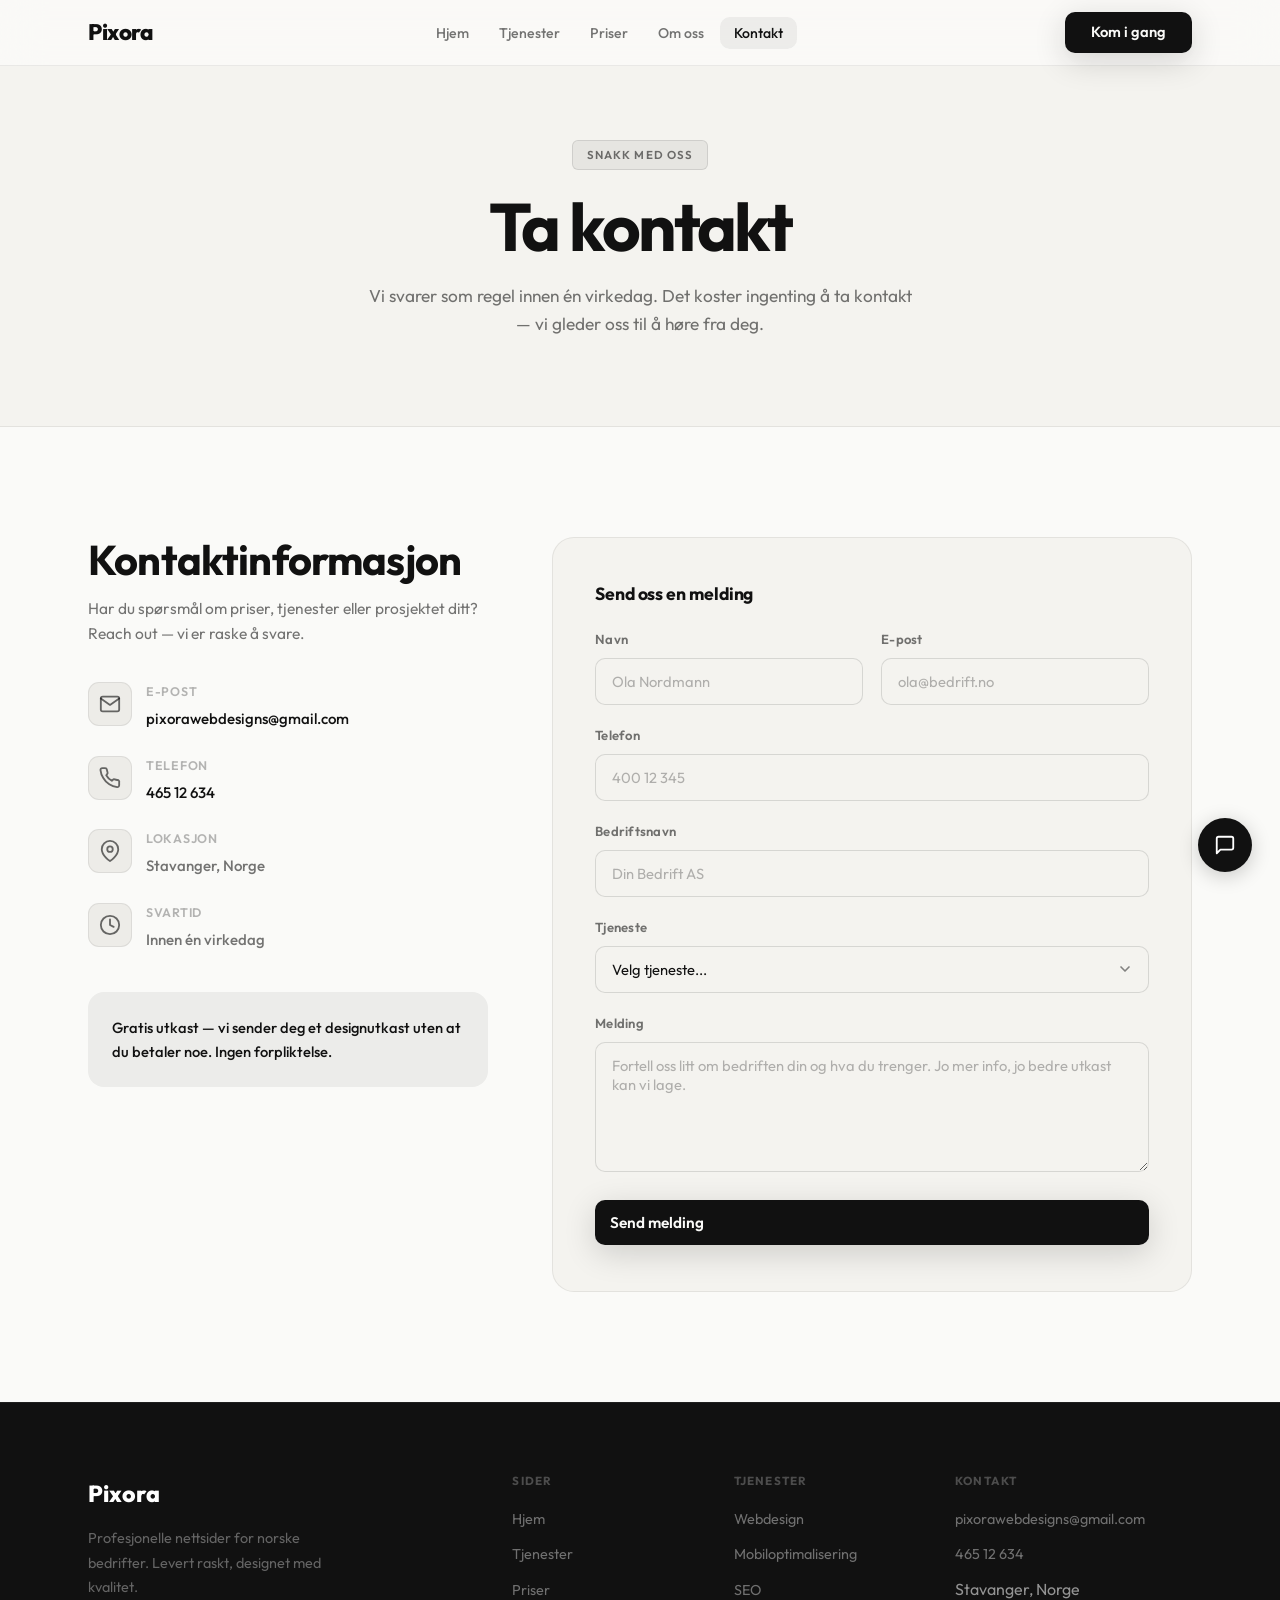
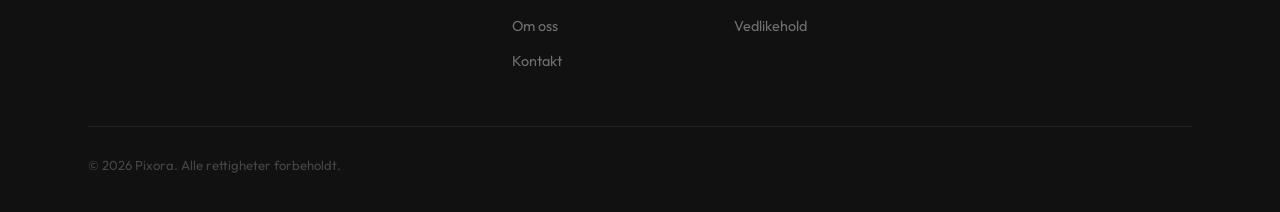
<file: kontakt.html>
<!DOCTYPE html>
<html lang="no">
<head>
  <meta charset="UTF-8">
  <meta name="viewport" content="width=device-width, initial-scale=1.0">
  <meta name="description" content="Kontakt Pixora — send oss en melding, ring oss eller skriv på e-post. Vi svarer innen én virkedag.">
  <title>Kontakt — Pixora</title>
  <link rel="preconnect" href="https://fonts.googleapis.com">
  <link rel="preconnect" href="https://fonts.gstatic.com" crossorigin>
  <link href="https://fonts.googleapis.com/css2?family=Outfit:wght@300;400;500;600;700;800;900" rel="stylesheet">
  <link rel="stylesheet" href="style.css">
</head>
<body>

<!-- NAV -->
<nav>
  <div class="nav-inner">
    <a href="index.html" class="nav-logo">Pixora</a>
    <button class="hamburger" id="ham" aria-label="Meny" aria-expanded="false">
      <span></span><span></span><span></span>
    </button>
    <ul class="nav-links" id="nav-links">
      <li><a href="index.html">Hjem</a></li>
      <li><a href="tjenester.html">Tjenester</a></li>
      <li><a href="priser.html">Priser</a></li>
      <li><a href="om-oss.html">Om oss</a></li>
      <li><a href="kontakt.html">Kontakt</a></li>
    </ul>
    <div class="nav-cta-wrap">
      <a href="kontakt.html" class="btn btn-primary">Kom i gang</a>
    </div>
  </div>
</nav>

<!-- PAGE HERO -->
<section class="page-hero">
  <div class="container">
    <span class="eyebrow">Snakk med oss</span>
    <h1>Ta kontakt</h1>
    <p>Vi svarer som regel innen én virkedag. Det koster ingenting å ta kontakt — vi gleder oss til å høre fra deg.</p>
  </div>
</section>

<!-- CONTACT PAGE -->
<section class="contact-page">
  <div class="container">
    <div class="contact-grid">

      <!-- Left: contact info -->
      <div class="contact-info reveal">
        <h2>Kontaktinformasjon</h2>
        <p>Har du spørsmål om priser, tjenester eller prosjektet ditt? Reach out — vi er raske å svare.</p>

        <div class="c-detail">
          <div class="c-detail-icon">
            <svg width="22" height="22" viewBox="0 0 24 24" fill="none" stroke="currentColor" stroke-width="2" stroke-linecap="round" stroke-linejoin="round">
              <path d="M4 4h16c1.1 0 2 .9 2 2v12c0 1.1-.9 2-2 2H4c-1.1 0-2-.9-2-2V6c0-1.1.9-2 2-2z"/>
              <polyline points="22,6 12,13 2,6"/>
            </svg>
          </div>
          <div class="c-detail-text">
            <strong>E-post</strong>
            <a href="mailto:pixorawebdesigns@gmail.com">pixorawebdesigns@gmail.com</a>
          </div>
        </div>

        <div class="c-detail">
          <div class="c-detail-icon">
            <svg width="22" height="22" viewBox="0 0 24 24" fill="none" stroke="currentColor" stroke-width="2" stroke-linecap="round" stroke-linejoin="round">
              <path d="M22 16.92v3a2 2 0 0 1-2.18 2 19.79 19.79 0 0 1-8.63-3.07A19.5 19.5 0 0 1 4.69 12a19.79 19.79 0 0 1-3.07-8.67A2 2 0 0 1 3.6 1.18h3a2 2 0 0 1 2 1.72 12.84 12.84 0 0 0 .7 2.81 2 2 0 0 1-.45 2.11L7.91 8.96a16 16 0 0 0 6.06 6.06l1.06-1.06a2 2 0 0 1 2.11-.45 12.84 12.84 0 0 0 2.81.7A2 2 0 0 1 22 16.92z"/>
            </svg>
          </div>
          <div class="c-detail-text">
            <strong>Telefon</strong>
            <a href="tel:+4746512634">465 12 634</a>
          </div>
        </div>

        <div class="c-detail">
          <div class="c-detail-icon">
            <svg width="22" height="22" viewBox="0 0 24 24" fill="none" stroke="currentColor" stroke-width="2" stroke-linecap="round" stroke-linejoin="round">
              <path d="M21 10c0 7-9 13-9 13s-9-6-9-13a9 9 0 0 1 18 0z"/>
              <circle cx="12" cy="10" r="3"/>
            </svg>
          </div>
          <div class="c-detail-text">
            <strong>Lokasjon</strong>
            <span>Stavanger, Norge</span>
          </div>
        </div>

        <div class="c-detail">
          <div class="c-detail-icon">
            <svg width="22" height="22" viewBox="0 0 24 24" fill="none" stroke="currentColor" stroke-width="2" stroke-linecap="round" stroke-linejoin="round">
              <circle cx="12" cy="12" r="10"/>
              <polyline points="12 6 12 12 16 14"/>
            </svg>
          </div>
          <div class="c-detail-text">
            <strong>Svartid</strong>
            <span>Innen én virkedag</span>
          </div>
        </div>

        <!-- Trust note -->
        <div style="margin-top:40px;padding:24px;background:var(--p-light);border-radius:16px;">
          <p style="color:var(--p);font-size:.92rem;font-weight:500;margin:0;">
            Gratis utkast — vi sender deg et design&shy;utkast uten at du betaler noe. Ingen forpliktelse.
          </p>
        </div>
      </div>

      <!-- Right: form -->
      <div class="contact-form-card reveal">
        <h3>Send oss en melding</h3>
        <form action="https://formspree.io/f/maqkbrwr" method="POST">
          <div class="form-row">
            <div class="form-group">
              <label for="c-name">Navn</label>
              <input type="text" id="c-name" name="name" placeholder="Ola Nordmann" required>
            </div>
            <div class="form-group">
              <label for="c-email">E-post</label>
              <input type="email" id="c-email" name="_replyto" placeholder="ola@bedrift.no" required>
            </div>
          </div>
          <div class="form-group">
            <label for="c-phone">Telefon</label>
            <input type="tel" id="c-phone" name="phone" placeholder="400 12 345">
          </div>
          <div class="form-group">
            <label for="c-company">Bedriftsnavn</label>
            <input type="text" id="c-company" name="company" placeholder="Din Bedrift AS">
          </div>
          <div class="form-group">
            <label for="c-service">Tjeneste</label>
            <div class="select-wrap">
              <select id="c-service" name="service">
                <option value="">Velg tjeneste...</option>
                <option value="basis">Basis — 3 500 kr engang</option>
                <option value="profesjonell">Profesjonell — 5 000 kr engang</option>
                <option value="nettbutikk">Nettbutikk — 8 000 kr engang</option>
                <option value="vedlikehold">Kun vedlikehold</option>
                <option value="usikker">Vet ikke ennå</option>
              </select>
            </div>
          </div>
          <div class="form-group">
            <label for="c-message">Melding</label>
            <textarea id="c-message" name="message" placeholder="Fortell oss litt om bedriften din og hva du trenger. Jo mer info, jo bedre utkast kan vi lage." required></textarea>
          </div>
          <button type="submit" class="btn btn-primary form-submit">Send melding</button>
        </form>
      </div>

    </div>
  </div>
</section>

<!-- FOOTER -->
<footer>
  <div class="container">
    <div class="footer-grid">
      <div class="footer-brand">
        <span class="footer-logo">Pixora</span>
        <p>Profesjonelle nettsider for norske bedrifter. Levert raskt, designet med kvalitet.</p>
      </div>
      <div class="footer-col">
        <h4>Sider</h4>
        <ul>
          <li><a href="index.html">Hjem</a></li>
          <li><a href="tjenester.html">Tjenester</a></li>
          <li><a href="priser.html">Priser</a></li>
          <li><a href="om-oss.html">Om oss</a></li>
          <li><a href="kontakt.html">Kontakt</a></li>
        </ul>
      </div>
      <div class="footer-col">
        <h4>Tjenester</h4>
        <ul>
          <li><a href="tjenester.html">Webdesign</a></li>
          <li><a href="tjenester.html">Mobiloptimalisering</a></li>
          <li><a href="tjenester.html">SEO</a></li>
          <li><a href="tjenester.html">Vedlikehold</a></li>
        </ul>
      </div>
      <div class="footer-col">
        <h4>Kontakt</h4>
        <ul>
          <li><a href="mailto:pixorawebdesigns@gmail.com">pixorawebdesigns@gmail.com</a></li>
          <li><a href="tel:+4746512634">465 12 634</a></li>
          <li><span style="color:rgba(255,255,255,.55)">Stavanger, Norge</span></li>
        </ul>
      </div>
    </div>
    <div class="footer-bottom">
      <span>&copy; 2026 Pixora. Alle rettigheter forbeholdt.</span>
    </div>
  </div>
</footer>

<script src="script.js"></script>
<script src="chat.js"></script>
</body>
</html>
</file>
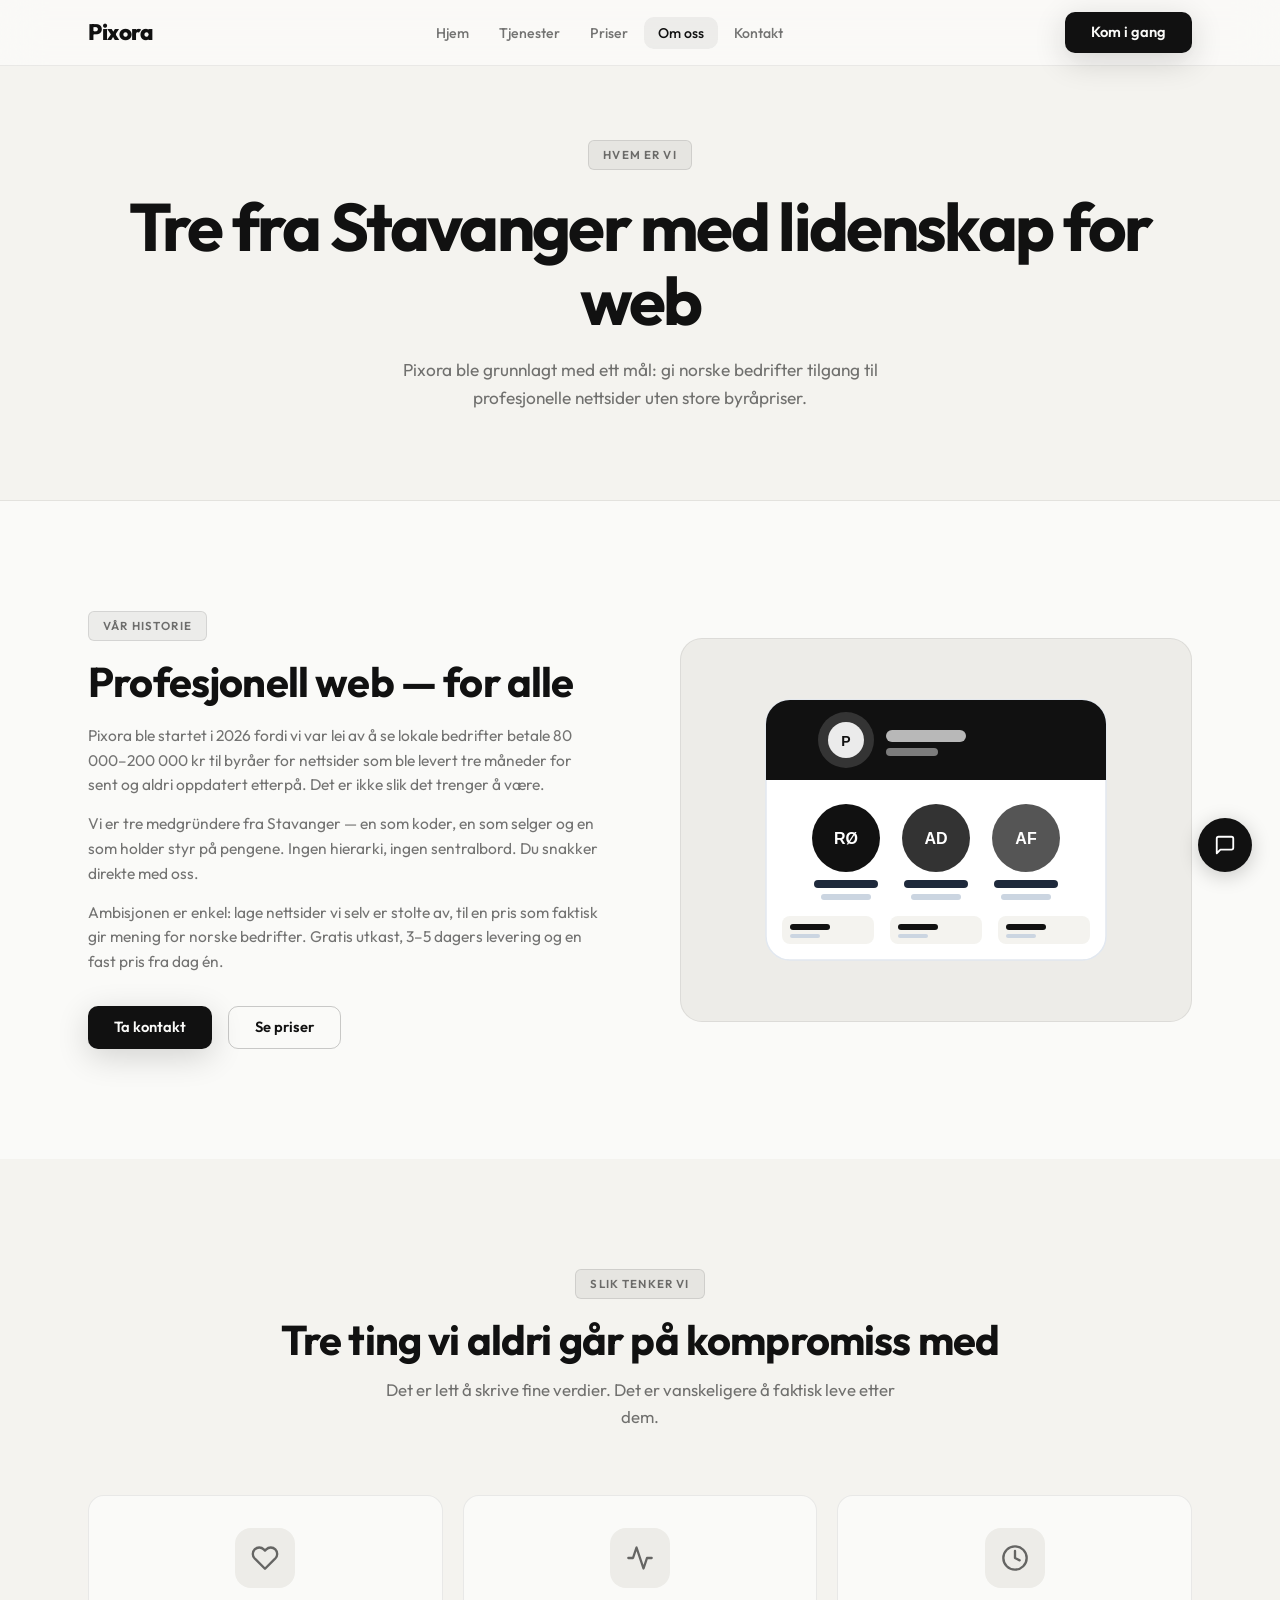
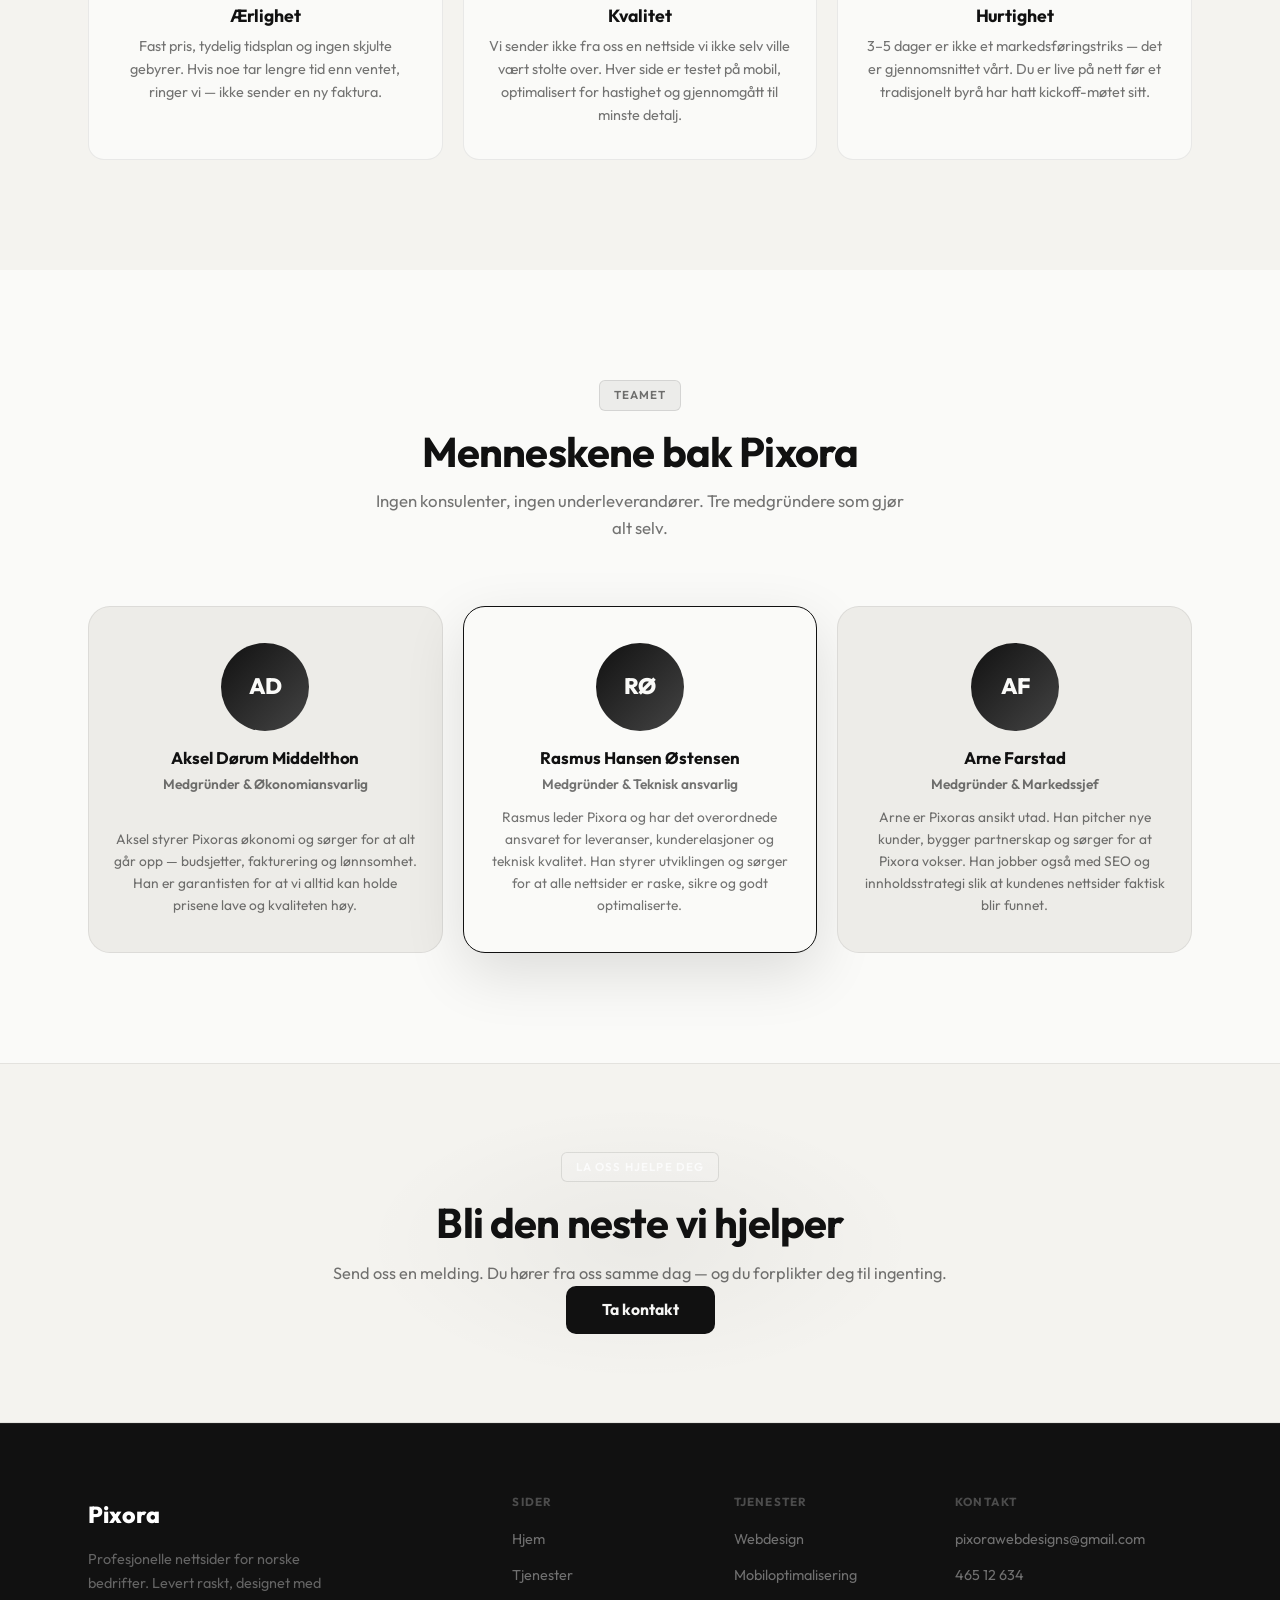
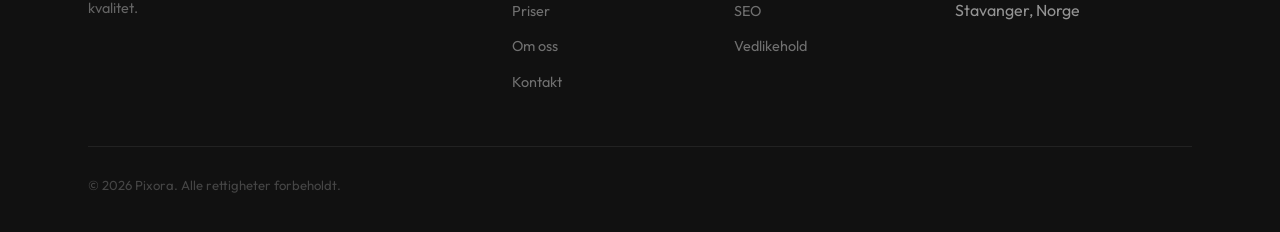
<file: om-oss.html>
<!DOCTYPE html>
<html lang="no">
<head>
  <meta charset="UTF-8">
  <meta name="viewport" content="width=device-width, initial-scale=1.0">
  <meta name="description" content="Pixora er et webutviklingsfirma fra Stavanger. Les om teamet, verdiene våre og hva som driver oss.">
  <title>Om oss — Pixora</title>
  <link rel="preconnect" href="https://fonts.googleapis.com">
  <link rel="preconnect" href="https://fonts.gstatic.com" crossorigin>
  <link href="https://fonts.googleapis.com/css2?family=Outfit:wght@300;400;500;600;700;800;900" rel="stylesheet">
  <link rel="stylesheet" href="style.css">
</head>
<body>

<!-- NAV -->
<nav>
  <div class="nav-inner">
    <a href="index.html" class="nav-logo">Pixora</a>
    <button class="hamburger" id="ham" aria-label="Meny" aria-expanded="false">
      <span></span><span></span><span></span>
    </button>
    <ul class="nav-links" id="nav-links">
      <li><a href="index.html">Hjem</a></li>
      <li><a href="tjenester.html">Tjenester</a></li>
      <li><a href="priser.html">Priser</a></li>
      <li><a href="om-oss.html">Om oss</a></li>
      <li><a href="kontakt.html">Kontakt</a></li>
    </ul>
    <div class="nav-cta-wrap">
      <a href="kontakt.html" class="btn btn-primary">Kom i gang</a>
    </div>
  </div>
</nav>

<!-- PAGE HERO -->
<section class="page-hero">
  <div class="container">
    <span class="eyebrow">Hvem er vi</span>
    <h1>Tre fra Stavanger med lidenskap for web</h1>
    <p>Pixora ble grunnlagt med ett mål: gi norske bedrifter tilgang til profesjonelle nettsider uten store byråpriser.</p>
  </div>
</section>

<!-- ABOUT -->
<section class="about">
  <div class="container">
    <div class="about-grid">
      <div class="about-text reveal">
        <span class="eyebrow">Vår historie</span>
        <h2>Profesjonell web — for alle</h2>
        <p>Pixora ble startet i 2026 fordi vi var lei av å se lokale bedrifter betale 80 000–200 000 kr til byråer for nettsider som ble levert tre måneder for sent og aldri oppdatert etterpå. Det er ikke slik det trenger å være.</p>
        <p>Vi er tre medgründere fra Stavanger — en som koder, en som selger og en som holder styr på pengene. Ingen hierarki, ingen sentralbord. Du snakker direkte med oss.</p>
        <p>Ambisjonen er enkel: lage nettsider vi selv er stolte av, til en pris som faktisk gir mening for norske bedrifter. Gratis utkast, 3–5 dagers levering og en fast pris fra dag én.</p>
        <div style="display:flex;gap:16px;flex-wrap:wrap;margin-top:32px;">
          <a href="kontakt.html" class="btn btn-primary">Ta kontakt</a>
          <a href="priser.html" class="btn btn-outline">Se priser</a>
        </div>
      </div>
      <div class="about-visual reveal" aria-hidden="true">
        <svg width="380" height="300" viewBox="0 0 380 300" fill="none" xmlns="http://www.w3.org/2000/svg">
          <!-- Background card -->
          <rect x="20" y="20" width="340" height="260" rx="24" fill="white" stroke="#E2E8F0" stroke-width="1.5"/>
          <!-- Dark header band -->
          <rect x="20" y="20" width="340" height="80" rx="24" fill="#111111"/>
          <rect x="20" y="68" width="340" height="32" fill="#111111"/>
          <!-- Logo area -->
          <circle cx="100" cy="60" r="28" fill="rgba(255,255,255,.15)"/>
          <circle cx="100" cy="60" r="18" fill="rgba(255,255,255,.9)"/>
          <text x="100" y="66" text-anchor="middle" fill="#111111" font-size="14" font-weight="900" font-family="Inter,sans-serif">P</text>
          <rect x="140" y="50" width="80" height="12" rx="6" fill="rgba(255,255,255,.7)"/>
          <rect x="140" y="68" width="52" height="8" rx="4" fill="rgba(255,255,255,.45)"/>
          <!-- Team avatars in card -->
          <circle cx="100" cy="158" r="34" fill="#111111"/>
          <text x="100" y="164" text-anchor="middle" fill="white" font-size="16" font-weight="800" font-family="Inter,sans-serif">RØ</text>
          <circle cx="190" cy="158" r="34" fill="#333333"/>
          <text x="190" y="164" text-anchor="middle" fill="white" font-size="16" font-weight="800" font-family="Inter,sans-serif">AD</text>
          <circle cx="280" cy="158" r="34" fill="#555555"/>
          <text x="280" y="164" text-anchor="middle" fill="white" font-size="16" font-weight="800" font-family="Inter,sans-serif">AF</text>
          <!-- Names -->
          <rect x="68" y="200" width="64" height="8"  rx="4" fill="#1E293B"/>
          <rect x="75" y="214" width="50" height="6"  rx="3" fill="#CBD5E1"/>
          <rect x="158" y="200" width="64" height="8"  rx="4" fill="#1E293B"/>
          <rect x="165" y="214" width="50" height="6"  rx="3" fill="#CBD5E1"/>
          <rect x="248" y="200" width="64" height="8"  rx="4" fill="#1E293B"/>
          <rect x="255" y="214" width="50" height="6"  rx="3" fill="#CBD5E1"/>
          <!-- Bottom stats strip -->
          <rect x="36" y="236" width="92" height="28" rx="8" fill="#F4F3EF"/>
          <rect x="44" y="244" width="40" height="6" rx="3" fill="#111111"/>
          <rect x="44" y="254" width="30" height="4" rx="2" fill="#CBD5E1"/>
          <rect x="144" y="236" width="92" height="28" rx="8" fill="#F4F3EF"/>
          <rect x="152" y="244" width="40" height="6" rx="3" fill="#111111"/>
          <rect x="152" y="254" width="30" height="4" rx="2" fill="#CBD5E1"/>
          <rect x="252" y="236" width="92" height="28" rx="8" fill="#F4F3EF"/>
          <rect x="260" y="244" width="40" height="6" rx="3" fill="#111111"/>
          <rect x="260" y="254" width="30" height="4" rx="2" fill="#CBD5E1"/>
        </svg>
      </div>
    </div>
  </div>
</section>

<!-- VALUES -->
<section class="values">
  <div class="container">
    <div class="section-head">
      <span class="eyebrow">Slik tenker vi</span>
      <h2>Tre ting vi aldri går på kompromiss med</h2>
      <p>Det er lett å skrive fine verdier. Det er vanskeligere å faktisk leve etter dem.</p>
    </div>
    <div class="values-grid">

      <div class="val-card reveal">
        <div class="val-icon">
          <svg width="28" height="28" viewBox="0 0 24 24" fill="none" stroke="currentColor" stroke-width="2" stroke-linecap="round" stroke-linejoin="round">
            <path d="M20.84 4.61a5.5 5.5 0 0 0-7.78 0L12 5.67l-1.06-1.06a5.5 5.5 0 0 0-7.78 7.78l1.06 1.06L12 21.23l7.78-7.78 1.06-1.06a5.5 5.5 0 0 0 0-7.78z"/>
          </svg>
        </div>
        <h3>Ærlighet</h3>
        <p>Fast pris, tydelig tidsplan og ingen skjulte gebyrer. Hvis noe tar lengre tid enn ventet, ringer vi — ikke sender en ny faktura.</p>
      </div>

      <div class="val-card reveal">
        <div class="val-icon">
          <svg width="28" height="28" viewBox="0 0 24 24" fill="none" stroke="currentColor" stroke-width="2" stroke-linecap="round" stroke-linejoin="round">
            <polyline points="22 12 18 12 15 21 9 3 6 12 2 12"/>
          </svg>
        </div>
        <h3>Kvalitet</h3>
        <p>Vi sender ikke fra oss en nettside vi ikke selv ville vært stolte over. Hver side er testet på mobil, optimalisert for hastighet og gjennomgått til minste detalj.</p>
      </div>

      <div class="val-card reveal">
        <div class="val-icon">
          <svg width="28" height="28" viewBox="0 0 24 24" fill="none" stroke="currentColor" stroke-width="2" stroke-linecap="round" stroke-linejoin="round">
            <circle cx="12" cy="12" r="10"/>
            <polyline points="12 6 12 12 16 14"/>
          </svg>
        </div>
        <h3>Hurtighet</h3>
        <p>3–5 dager er ikke et markedsføringstriks — det er gjennomsnittet vårt. Du er live på nett før et tradisjonelt byrå har hatt kickoff-møtet sitt.</p>
      </div>

    </div>
  </div>
</section>

<!-- TEAM -->
<section class="team">
  <div class="container">
    <div class="section-head">
      <span class="eyebrow">Teamet</span>
      <h2>Menneskene bak Pixora</h2>
      <p>Ingen konsulenter, ingen underleverandører. Tre medgründere som gjør alt selv.</p>
    </div>
    <div class="team-grid">

      <div class="team-card reveal">
        <div class="team-avatar">AD</div>
        <h3>Aksel Dørum Middelthon</h3>
        <p class="team-role">Medgründer &amp; Økonomiansvarlig</p>
        <p>Aksel styrer Pixoras økonomi og sørger for at alt går opp — budsjetter, fakturering og lønnsomhet. Han er garantisten for at vi alltid kan holde prisene lave og kvaliteten høy.</p>
      </div>

      <div class="team-card team-card--featured reveal">
        <div class="team-avatar">RØ</div>
        <h3>Rasmus Hansen Østensen</h3>
        <p class="team-role">Medgründer &amp; Teknisk ansvarlig</p>
        <p>Rasmus leder Pixora og har det overordnede ansvaret for leveranser, kunderelasjoner og teknisk kvalitet. Han styrer utviklingen og sørger for at alle nettsider er raske, sikre og godt optimaliserte.</p>
      </div>

      <div class="team-card reveal">
        <div class="team-avatar">AF</div>
        <h3>Arne Farstad</h3>
        <p class="team-role">Medgründer &amp; Markedssjef</p>
        <p>Arne er Pixoras ansikt utad. Han pitcher nye kunder, bygger partnerskap og sørger for at Pixora vokser. Han jobber også med SEO og innholdsstrategi slik at kundenes nettsider faktisk blir funnet.</p>
      </div>

    </div>
  </div>
</section>

<!-- CTA BANNER -->
<section class="cta-banner">
  <div class="container">
    <span class="eyebrow" style="background:rgba(255,255,255,.15);color:#fff;">La oss hjelpe deg</span>
    <h2>Bli den neste vi hjelper</h2>
    <p>Send oss en melding. Du hører fra oss samme dag — og du forplikter deg til ingenting.</p>
    <a href="kontakt.html" class="btn btn-white btn-lg">Ta kontakt</a>
  </div>
</section>

<!-- FOOTER -->
<footer>
  <div class="container">
    <div class="footer-grid">
      <div class="footer-brand">
        <span class="footer-logo">Pixora</span>
        <p>Profesjonelle nettsider for norske bedrifter. Levert raskt, designet med kvalitet.</p>
      </div>
      <div class="footer-col">
        <h4>Sider</h4>
        <ul>
          <li><a href="index.html">Hjem</a></li>
          <li><a href="tjenester.html">Tjenester</a></li>
          <li><a href="priser.html">Priser</a></li>
          <li><a href="om-oss.html">Om oss</a></li>
          <li><a href="kontakt.html">Kontakt</a></li>
        </ul>
      </div>
      <div class="footer-col">
        <h4>Tjenester</h4>
        <ul>
          <li><a href="tjenester.html">Webdesign</a></li>
          <li><a href="tjenester.html">Mobiloptimalisering</a></li>
          <li><a href="tjenester.html">SEO</a></li>
          <li><a href="tjenester.html">Vedlikehold</a></li>
        </ul>
      </div>
      <div class="footer-col">
        <h4>Kontakt</h4>
        <ul>
          <li><a href="mailto:pixorawebdesigns@gmail.com">pixorawebdesigns@gmail.com</a></li>
          <li><a href="tel:+4746512634">465 12 634</a></li>
          <li><span style="color:rgba(255,255,255,.55)">Stavanger, Norge</span></li>
        </ul>
      </div>
    </div>
    <div class="footer-bottom">
      <span>&copy; 2026 Pixora. Alle rettigheter forbeholdt.</span>
    </div>
  </div>
</footer>

<script src="script.js"></script>
<script src="chat.js"></script>
</body>
</html>
</file>
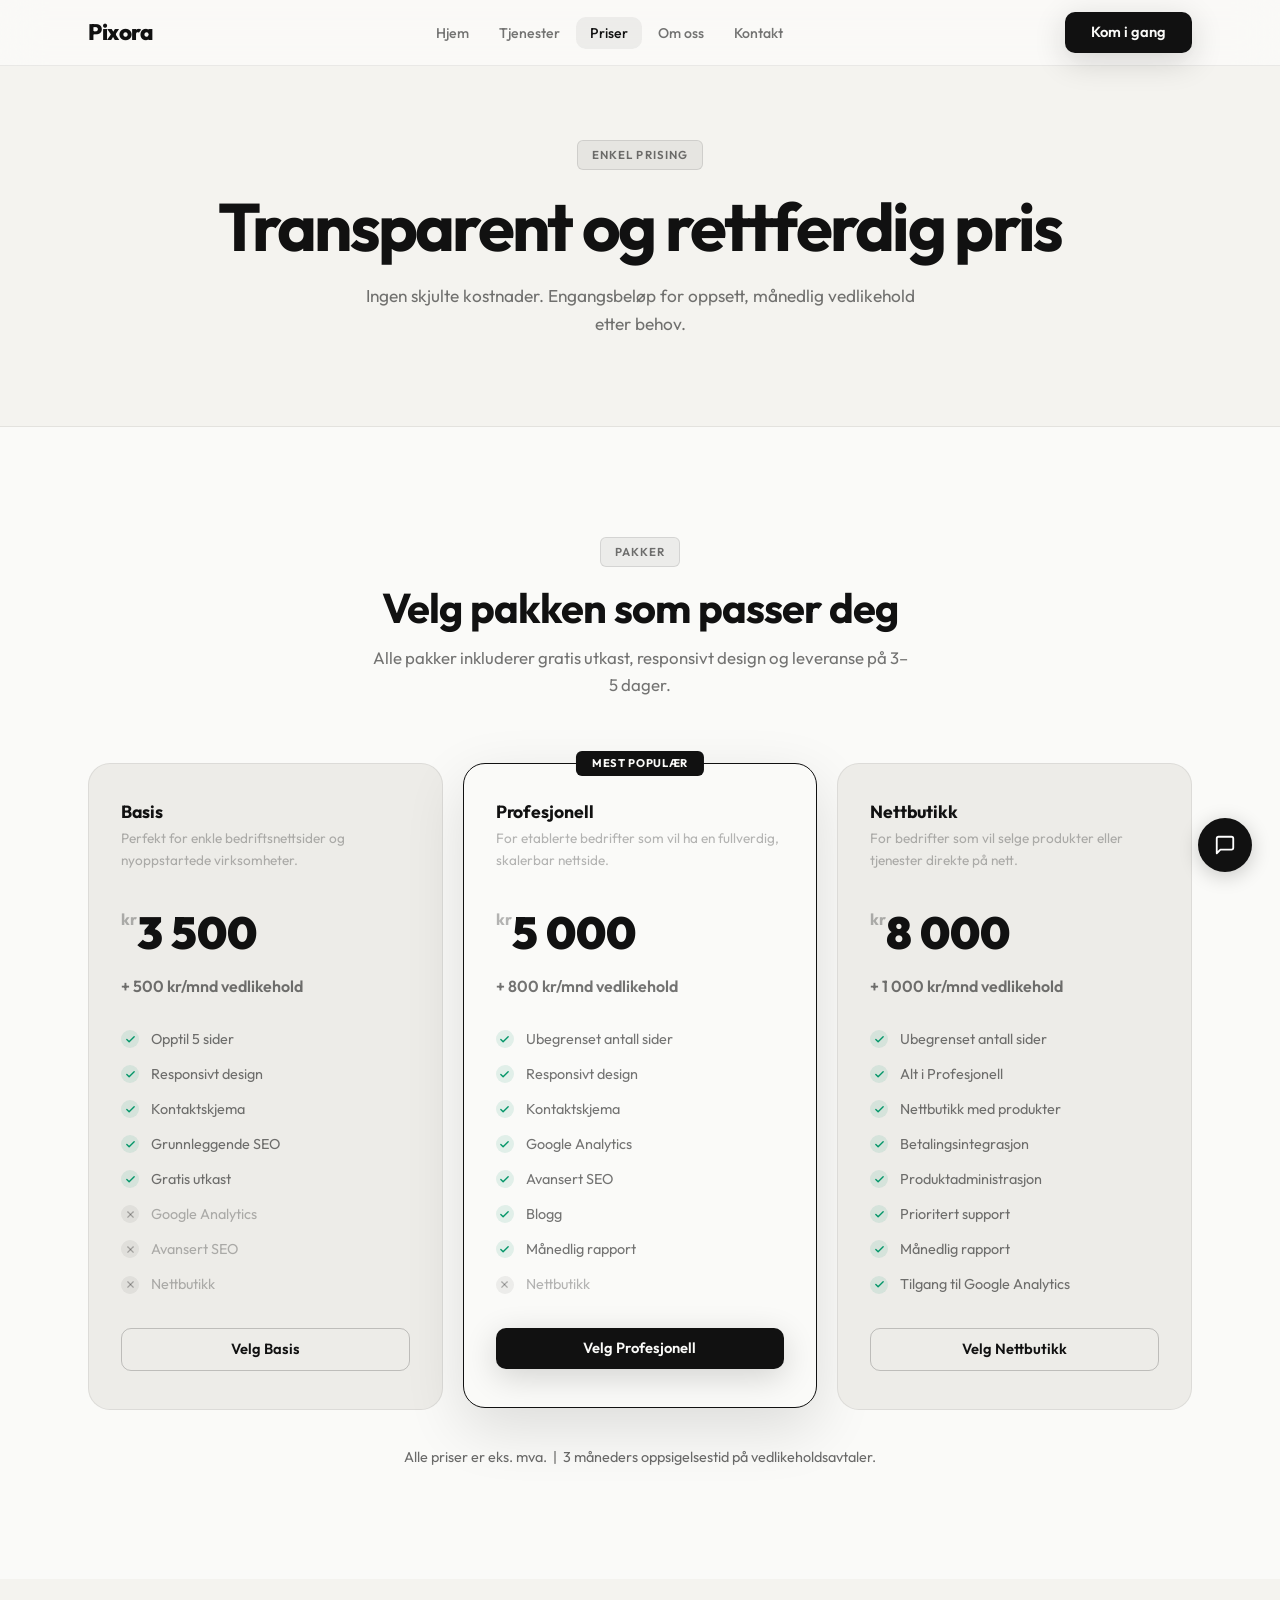
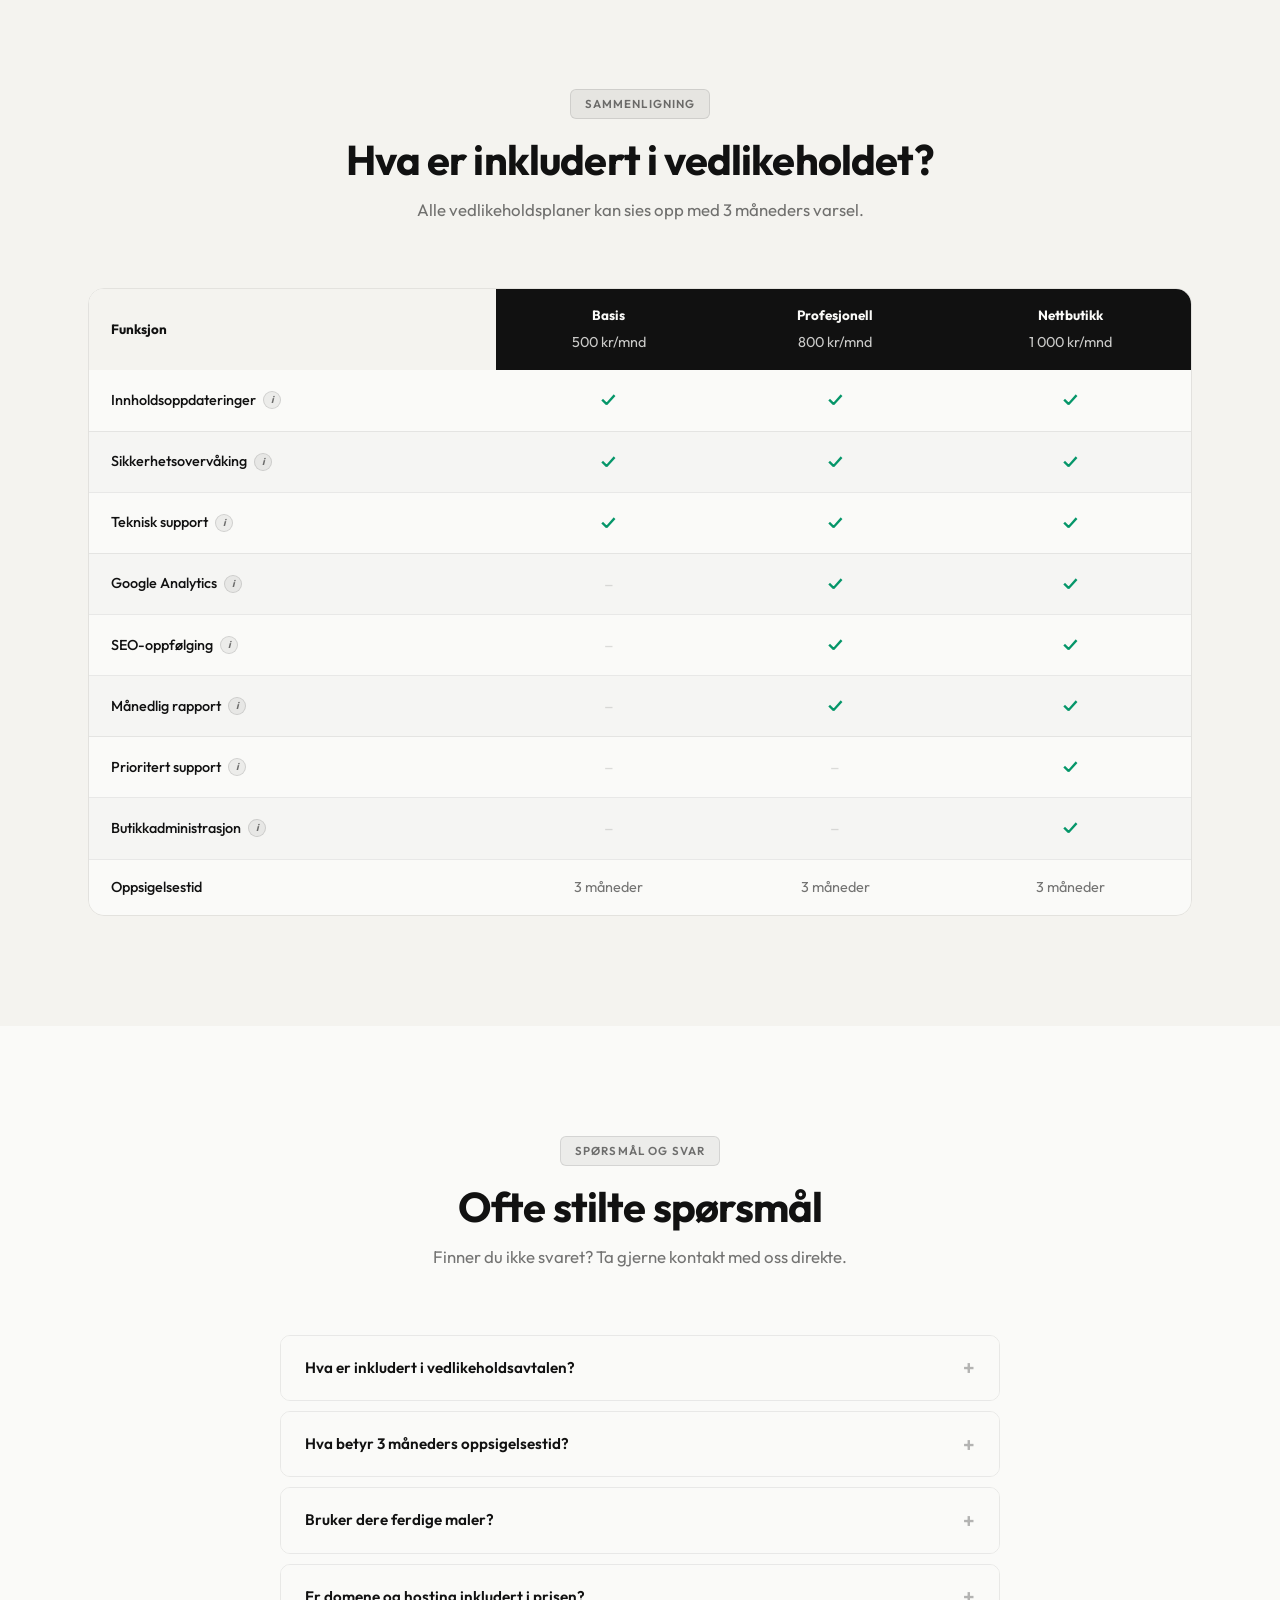
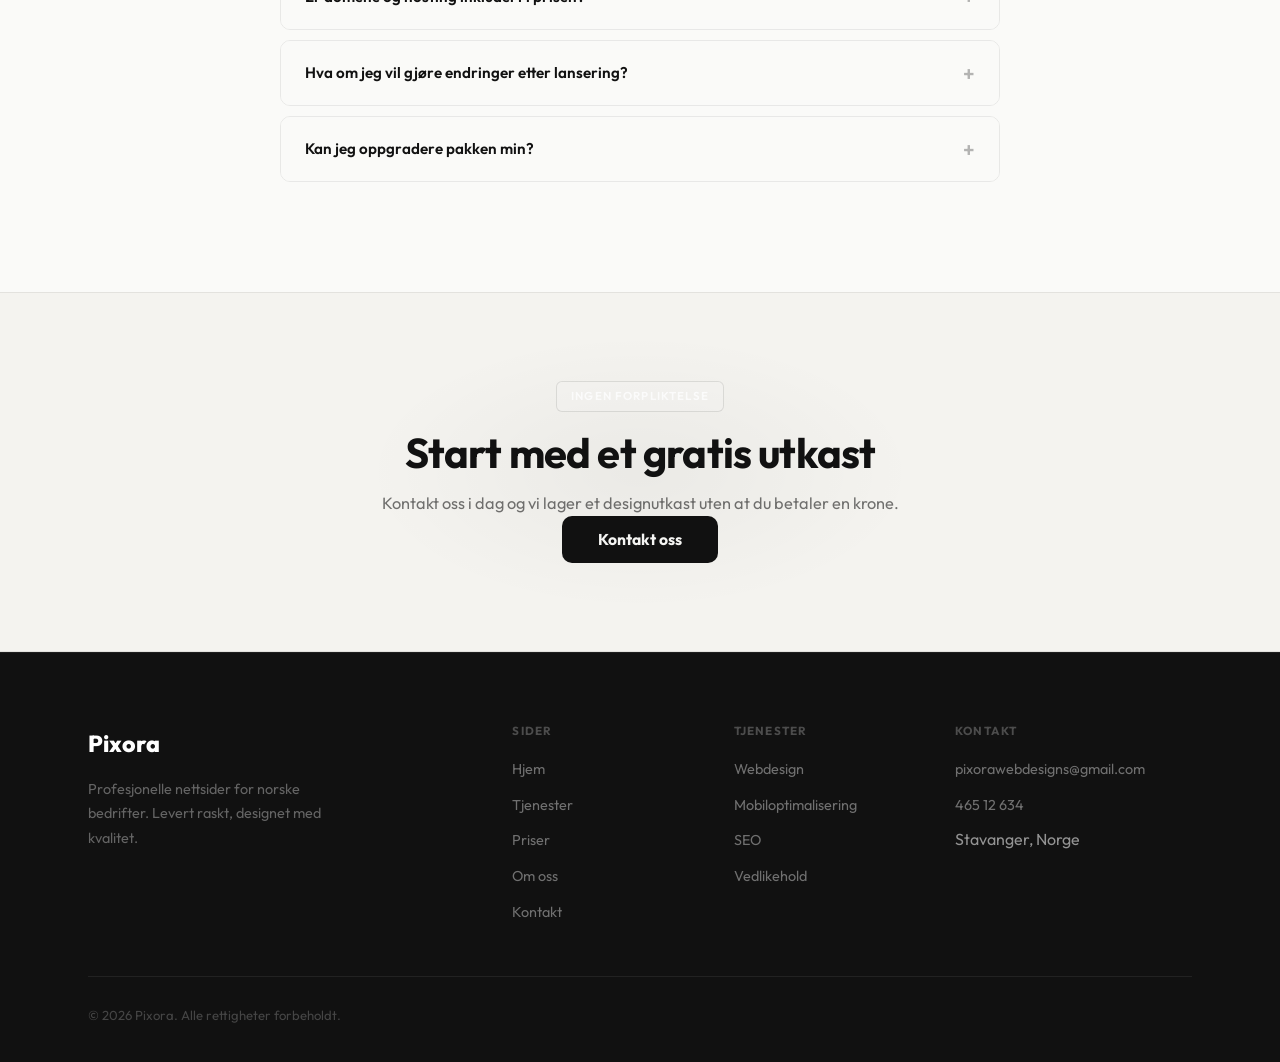
<file: priser.html>
<!DOCTYPE html>
<html lang="no">
<head>
  <meta charset="UTF-8">
  <meta name="viewport" content="width=device-width, initial-scale=1.0">
  <meta name="description" content="Pixora tilbyr nettsider fra kr 3 500. Se vår prisstruktur, vedlikeholdsplaner og finn pakken som passer din bedrift.">
  <title>Priser — Pixora</title>
  <link rel="preconnect" href="https://fonts.googleapis.com">
  <link rel="preconnect" href="https://fonts.gstatic.com" crossorigin>
  <link href="https://fonts.googleapis.com/css2?family=Outfit:wght@300;400;500;600;700;800;900" rel="stylesheet">
  <link rel="stylesheet" href="style.css">
</head>
<body>

<!-- NAV -->
<nav>
  <div class="nav-inner">
    <a href="index.html" class="nav-logo">Pixora</a>
    <button class="hamburger" id="ham" aria-label="Meny" aria-expanded="false">
      <span></span><span></span><span></span>
    </button>
    <ul class="nav-links" id="nav-links">
      <li><a href="index.html">Hjem</a></li>
      <li><a href="tjenester.html">Tjenester</a></li>
      <li><a href="priser.html">Priser</a></li>
      <li><a href="om-oss.html">Om oss</a></li>
      <li><a href="kontakt.html">Kontakt</a></li>
    </ul>
    <div class="nav-cta-wrap">
      <a href="kontakt.html" class="btn btn-primary">Kom i gang</a>
    </div>
  </div>
</nav>

<!-- PAGE HERO -->
<section class="page-hero">
  <div class="container">
    <span class="eyebrow">Enkel prising</span>
    <h1>Transparent og rettferdig pris</h1>
    <p>Ingen skjulte kostnader. Engangsbeløp for oppsett, månedlig vedlikehold etter behov.</p>
  </div>
</section>

<!-- PRICE CARDS -->
<section class="pricing">
  <div class="container">
    <div class="section-head">
      <span class="eyebrow">Pakker</span>
      <h2>Velg pakken som passer deg</h2>
      <p>Alle pakker inkluderer gratis utkast, responsivt design og leveranse på 3–5 dager.</p>
    </div>

    <div class="pricing-grid">

      <!-- Basis -->
      <div class="price-card reveal">
        <h3>Basis</h3>
        <p class="price-desc">Perfekt for enkle bedriftsnettsider og nyoppstartede virksomheter.</p>
        <div class="price-amount">
          <span class="cur">kr</span><span class="amt">3 500</span>
        </div>
        <p class="price-monthly">+ 500 kr/mnd vedlikehold</p>
        <ul class="price-feats">
          <li class="price-feat"><span class="ico-yes"><svg width="11" height="11" viewBox="0 0 24 24" fill="none" stroke="currentColor" stroke-width="3" stroke-linecap="round" stroke-linejoin="round"><polyline points="20 6 9 17 4 12"/></svg></span>Opptil 5 sider</li>
          <li class="price-feat"><span class="ico-yes"><svg width="11" height="11" viewBox="0 0 24 24" fill="none" stroke="currentColor" stroke-width="3" stroke-linecap="round" stroke-linejoin="round"><polyline points="20 6 9 17 4 12"/></svg></span>Responsivt design</li>
          <li class="price-feat"><span class="ico-yes"><svg width="11" height="11" viewBox="0 0 24 24" fill="none" stroke="currentColor" stroke-width="3" stroke-linecap="round" stroke-linejoin="round"><polyline points="20 6 9 17 4 12"/></svg></span>Kontaktskjema</li>
          <li class="price-feat"><span class="ico-yes"><svg width="11" height="11" viewBox="0 0 24 24" fill="none" stroke="currentColor" stroke-width="3" stroke-linecap="round" stroke-linejoin="round"><polyline points="20 6 9 17 4 12"/></svg></span>Grunnleggende SEO</li>
          <li class="price-feat"><span class="ico-yes"><svg width="11" height="11" viewBox="0 0 24 24" fill="none" stroke="currentColor" stroke-width="3" stroke-linecap="round" stroke-linejoin="round"><polyline points="20 6 9 17 4 12"/></svg></span>Gratis utkast</li>
          <li class="price-feat off"><span class="ico-no"><svg width="11" height="11" viewBox="0 0 24 24" fill="none" stroke="currentColor" stroke-width="2.5" stroke-linecap="round"><line x1="18" y1="6" x2="6" y2="18"/><line x1="6" y1="6" x2="18" y2="18"/></svg></span>Google Analytics</li>
          <li class="price-feat off"><span class="ico-no"><svg width="11" height="11" viewBox="0 0 24 24" fill="none" stroke="currentColor" stroke-width="2.5" stroke-linecap="round"><line x1="18" y1="6" x2="6" y2="18"/><line x1="6" y1="6" x2="18" y2="18"/></svg></span>Avansert SEO</li>
          <li class="price-feat off"><span class="ico-no"><svg width="11" height="11" viewBox="0 0 24 24" fill="none" stroke="currentColor" stroke-width="2.5" stroke-linecap="round"><line x1="18" y1="6" x2="6" y2="18"/><line x1="6" y1="6" x2="18" y2="18"/></svg></span>Nettbutikk</li>
        </ul>
        <a href="kontakt.html" class="btn btn-outline">Velg Basis</a>
      </div>

      <!-- Profesjonell (featured) -->
      <div class="price-card featured reveal">
        <span class="price-badge">Mest populær</span>
        <h3>Profesjonell</h3>
        <p class="price-desc">For etablerte bedrifter som vil ha en fullverdig, skalerbar nettside.</p>
        <div class="price-amount">
          <span class="cur">kr</span><span class="amt">5 000</span>
        </div>
        <p class="price-monthly">+ 800 kr/mnd vedlikehold</p>
        <ul class="price-feats">
          <li class="price-feat"><span class="ico-yes"><svg width="11" height="11" viewBox="0 0 24 24" fill="none" stroke="currentColor" stroke-width="3" stroke-linecap="round" stroke-linejoin="round"><polyline points="20 6 9 17 4 12"/></svg></span>Ubegrenset antall sider</li>
          <li class="price-feat"><span class="ico-yes"><svg width="11" height="11" viewBox="0 0 24 24" fill="none" stroke="currentColor" stroke-width="3" stroke-linecap="round" stroke-linejoin="round"><polyline points="20 6 9 17 4 12"/></svg></span>Responsivt design</li>
          <li class="price-feat"><span class="ico-yes"><svg width="11" height="11" viewBox="0 0 24 24" fill="none" stroke="currentColor" stroke-width="3" stroke-linecap="round" stroke-linejoin="round"><polyline points="20 6 9 17 4 12"/></svg></span>Kontaktskjema</li>
          <li class="price-feat"><span class="ico-yes"><svg width="11" height="11" viewBox="0 0 24 24" fill="none" stroke="currentColor" stroke-width="3" stroke-linecap="round" stroke-linejoin="round"><polyline points="20 6 9 17 4 12"/></svg></span>Google Analytics</li>
          <li class="price-feat"><span class="ico-yes"><svg width="11" height="11" viewBox="0 0 24 24" fill="none" stroke="currentColor" stroke-width="3" stroke-linecap="round" stroke-linejoin="round"><polyline points="20 6 9 17 4 12"/></svg></span>Avansert SEO</li>
          <li class="price-feat"><span class="ico-yes"><svg width="11" height="11" viewBox="0 0 24 24" fill="none" stroke="currentColor" stroke-width="3" stroke-linecap="round" stroke-linejoin="round"><polyline points="20 6 9 17 4 12"/></svg></span>Blogg</li>
          <li class="price-feat"><span class="ico-yes"><svg width="11" height="11" viewBox="0 0 24 24" fill="none" stroke="currentColor" stroke-width="3" stroke-linecap="round" stroke-linejoin="round"><polyline points="20 6 9 17 4 12"/></svg></span>Månedlig rapport</li>
          <li class="price-feat off"><span class="ico-no"><svg width="11" height="11" viewBox="0 0 24 24" fill="none" stroke="currentColor" stroke-width="2.5" stroke-linecap="round"><line x1="18" y1="6" x2="6" y2="18"/><line x1="6" y1="6" x2="18" y2="18"/></svg></span>Nettbutikk</li>
        </ul>
        <a href="kontakt.html" class="btn btn-primary">Velg Profesjonell</a>
      </div>

      <!-- Nettbutikk -->
      <div class="price-card reveal" style="position:relative;">
        <h3>Nettbutikk</h3>
        <p class="price-desc">For bedrifter som vil selge produkter eller tjenester direkte på nett.</p>
        <div class="price-amount">
          <span class="cur">kr</span><span class="amt">8 000</span>
        </div>
        <p class="price-monthly">+ 1 000 kr/mnd vedlikehold</p>
        <ul class="price-feats">
          <li class="price-feat"><span class="ico-yes"><svg width="11" height="11" viewBox="0 0 24 24" fill="none" stroke="currentColor" stroke-width="3" stroke-linecap="round" stroke-linejoin="round"><polyline points="20 6 9 17 4 12"/></svg></span>Ubegrenset antall sider</li>
          <li class="price-feat"><span class="ico-yes"><svg width="11" height="11" viewBox="0 0 24 24" fill="none" stroke="currentColor" stroke-width="3" stroke-linecap="round" stroke-linejoin="round"><polyline points="20 6 9 17 4 12"/></svg></span>Alt i Profesjonell</li>
          <li class="price-feat"><span class="ico-yes"><svg width="11" height="11" viewBox="0 0 24 24" fill="none" stroke="currentColor" stroke-width="3" stroke-linecap="round" stroke-linejoin="round"><polyline points="20 6 9 17 4 12"/></svg></span>Nettbutikk med produkter</li>
          <li class="price-feat"><span class="ico-yes"><svg width="11" height="11" viewBox="0 0 24 24" fill="none" stroke="currentColor" stroke-width="3" stroke-linecap="round" stroke-linejoin="round"><polyline points="20 6 9 17 4 12"/></svg></span>Betalingsintegrasjon</li>
          <li class="price-feat"><span class="ico-yes"><svg width="11" height="11" viewBox="0 0 24 24" fill="none" stroke="currentColor" stroke-width="3" stroke-linecap="round" stroke-linejoin="round"><polyline points="20 6 9 17 4 12"/></svg></span>Produkt&shy;administrasjon</li>
          <li class="price-feat"><span class="ico-yes"><svg width="11" height="11" viewBox="0 0 24 24" fill="none" stroke="currentColor" stroke-width="3" stroke-linecap="round" stroke-linejoin="round"><polyline points="20 6 9 17 4 12"/></svg></span>Prioritert support</li>
          <li class="price-feat"><span class="ico-yes"><svg width="11" height="11" viewBox="0 0 24 24" fill="none" stroke="currentColor" stroke-width="3" stroke-linecap="round" stroke-linejoin="round"><polyline points="20 6 9 17 4 12"/></svg></span>Månedlig rapport</li>
          <li class="price-feat"><span class="ico-yes"><svg width="11" height="11" viewBox="0 0 24 24" fill="none" stroke="currentColor" stroke-width="3" stroke-linecap="round" stroke-linejoin="round"><polyline points="20 6 9 17 4 12"/></svg></span>Tilgang til Google Analytics</li>
        </ul>
        <a href="kontakt.html" class="btn btn-outline">Velg Nettbutikk</a>
      </div>

    </div>

    <p style="text-align:center;margin-top:36px;font-size:.9rem;color:var(--gray2);">
      Alle priser er eks. mva. &nbsp;|&nbsp; 3 måneders oppsigelsestid på vedlikeholdsavtaler.
    </p>
  </div>
</section>

<!-- MAINTENANCE GRID -->
<section class="maintenance">
  <div class="container">
    <div class="section-head">
      <span class="eyebrow">Sammenligning</span>
      <h2>Hva er inkludert i vedlikeholdet?</h2>
      <p>Alle vedlikeholdsplaner kan sies opp med 3 måneders varsel.</p>
    </div>

    <div class="table-wrap">
      <table class="cmp-table">
        <thead>
          <tr>
            <th>Funksjon</th>
            <th>Basis<br><small style="font-weight:400;opacity:.8">500 kr/mnd</small></th>
            <th>Profesjonell<br><small style="font-weight:400;opacity:.8">800 kr/mnd</small></th>
            <th>Nettbutikk<br><small style="font-weight:400;opacity:.8">1 000 kr/mnd</small></th>
          </tr>
        </thead>
        <tbody>
          <tr>
            <td>
              <span class="tip-wrap">
                Innholdsoppdateringer
                <span class="tip-icon" data-tip="Du sender oss hva som skal endres — tekst, bilder eller priser — så fikser vi det. Innen én virkedag.">i</span>
              </span>
            </td>
            <td><span class="yes-cell">&#10003;</span></td>
            <td><span class="yes-cell">&#10003;</span></td>
            <td><span class="yes-cell">&#10003;</span></td>
          </tr>
          <tr>
            <td>
              <span class="tip-wrap">
                Sikkerhetsovervåking
                <span class="tip-icon" data-tip="Vi passer på at nettsiden er oppdatert og trygg. Inkluderer HTTPS-kontroll og varsling hvis noe er galt.">i</span>
              </span>
            </td>
            <td><span class="yes-cell">&#10003;</span></td>
            <td><span class="yes-cell">&#10003;</span></td>
            <td><span class="yes-cell">&#10003;</span></td>
          </tr>
          <tr>
            <td>
              <span class="tip-wrap">
                Teknisk support
                <span class="tip-icon" data-tip="Noe fungerer ikke, laster for sakte eller ser rart ut? Send oss en melding — vi fikser det innen én virkedag.">i</span>
              </span>
            </td>
            <td><span class="yes-cell">&#10003;</span></td>
            <td><span class="yes-cell">&#10003;</span></td>
            <td><span class="yes-cell">&#10003;</span></td>
          </tr>
          <tr>
            <td>
              <span class="tip-wrap">
                Google Analytics
                <span class="tip-icon" data-tip="Vi kobler til Google Analytics og holder det oppdatert, slik at du alltid kan se hvem som besøker siden og hva de gjør.">i</span>
              </span>
            </td>
            <td><span class="no-cell">&#8211;</span></td>
            <td><span class="yes-cell">&#10003;</span></td>
            <td><span class="yes-cell">&#10003;</span></td>
          </tr>
          <tr>
            <td>
              <span class="tip-wrap">
                SEO-oppfølging
                <span class="tip-icon" data-tip="Vi følger med på synligheten din på Google og justerer søkeord, meta-titler og struktur etter hvert som nettstedet vokser.">i</span>
              </span>
            </td>
            <td><span class="no-cell">&#8211;</span></td>
            <td><span class="yes-cell">&#10003;</span></td>
            <td><span class="yes-cell">&#10003;</span></td>
          </tr>
          <tr>
            <td>
              <span class="tip-wrap">
                Månedlig rapport
                <span class="tip-icon" data-tip="Én gang i måneden sender vi deg en kort oppsummering: besøkstall, populære sider og om nettsiden trenger tiltak.">i</span>
              </span>
            </td>
            <td><span class="no-cell">&#8211;</span></td>
            <td><span class="yes-cell">&#10003;</span></td>
            <td><span class="yes-cell">&#10003;</span></td>
          </tr>
          <tr>
            <td>
              <span class="tip-wrap">
                Prioritert support
                <span class="tip-icon" data-tip="Henvendelsene dine havner øverst i køen. Vi svarer innen samme virkedag — ikke neste.">i</span>
              </span>
            </td>
            <td><span class="no-cell">&#8211;</span></td>
            <td><span class="no-cell">&#8211;</span></td>
            <td><span class="yes-cell">&#10003;</span></td>
          </tr>
          <tr>
            <td>
              <span class="tip-wrap">
                Butikkadministrasjon
                <span class="tip-icon" data-tip="Vi hjelper deg å legge til eller oppdatere produkter, priser og lagerstatus i nettbutikken din.">i</span>
              </span>
            </td>
            <td><span class="no-cell">&#8211;</span></td>
            <td><span class="no-cell">&#8211;</span></td>
            <td><span class="yes-cell">&#10003;</span></td>
          </tr>
          <tr>
            <td>Oppsigelsestid</td>
            <td>3 måneder</td>
            <td>3 måneder</td>
            <td>3 måneder</td>
          </tr>
        </tbody>
      </table>
    </div>

  </div>
</section>

<!-- FAQ -->
<section class="faq">
  <div class="container">
    <div class="section-head">
      <span class="eyebrow">Spørsmål og svar</span>
      <h2>Ofte stilte spørsmål</h2>
      <p>Finner du ikke svaret? Ta gjerne kontakt med oss direkte.</p>
    </div>

    <div class="faq-list">

      <div class="faq-item">
        <div class="faq-q">
          Hva er inkludert i vedlikeholdsavtalen?
          <span class="faq-icon">+</span>
        </div>
        <div class="faq-a">
          <p>Vedlikeholdsavtalen inkluderer teknisk support, oppdateringer av innhold, sikkerhetsovervåking og backup. Avhengig av plan kan det også inkludere SEO-oppfølging, Google Analytics og månedlig rapport.</p>
        </div>
      </div>

      <div class="faq-item">
        <div class="faq-q">
          Hva betyr 3 måneders oppsigelsestid?
          <span class="faq-icon">+</span>
        </div>
        <div class="faq-a">
          <p>Du kan si opp vedlikeholdsavtalen din når som helst, men den løper i 3 måneder etter at oppsigelsen er mottatt. Det er ingen bindingstid, og du beholder nettsiden du har betalt for.</p>
        </div>
      </div>

      <div class="faq-item">
        <div class="faq-q">
          Bruker dere ferdige maler?
          <span class="faq-icon">+</span>
        </div>
        <div class="faq-a">
          <p>Nei. Hver nettside er tilpasset din bedrift og dine behov. Du bestemmer farger, innhold og uttrykk — vi bygger det.</p>
        </div>
      </div>

      <div class="faq-item">
        <div class="faq-q">
          Er domene og hosting inkludert i prisen?
          <span class="faq-icon">+</span>
        </div>
        <div class="faq-a">
          <p>Engangsbeløpet dekker designet og utviklingen av nettsiden. Hosting og domene er ikke inkludert, men vi hjelper deg å sette det opp og anbefaler kostnadseffektive løsninger.</p>
        </div>
      </div>

      <div class="faq-item">
        <div class="faq-q">
          Hva om jeg vil gjøre endringer etter lansering?
          <span class="faq-icon">+</span>
        </div>
        <div class="faq-a">
          <p>Mindre endringer som tekst og bilder inngår i vedlikeholdsabonnementet. Større strukturelle endringer eller nye sider faktureres separat etter avtale.</p>
        </div>
      </div>

      <div class="faq-item">
        <div class="faq-q">
          Kan jeg oppgradere pakken min?
          <span class="faq-icon">+</span>
        </div>
        <div class="faq-a">
          <p>Ja, det er fullt mulig å oppgradere til en høyere plan når som helst. Ta kontakt med oss så finner vi en løsning som passer din situasjon.</p>
        </div>
      </div>

    </div>
  </div>
</section>

<!-- CTA BANNER -->
<section class="cta-banner">
  <div class="container">
    <span class="eyebrow" style="background:rgba(255,255,255,.15);color:#fff;">Ingen forpliktelse</span>
    <h2>Start med et gratis utkast</h2>
    <p>Kontakt oss i dag og vi lager et design­utkast uten at du betaler en krone.</p>
    <a href="kontakt.html" class="btn btn-white btn-lg">Kontakt oss</a>
  </div>
</section>

<!-- FOOTER -->
<footer>
  <div class="container">
    <div class="footer-grid">
      <div class="footer-brand">
        <span class="footer-logo">Pixora</span>
        <p>Profesjonelle nettsider for norske bedrifter. Levert raskt, designet med kvalitet.</p>
      </div>
      <div class="footer-col">
        <h4>Sider</h4>
        <ul>
          <li><a href="index.html">Hjem</a></li>
          <li><a href="tjenester.html">Tjenester</a></li>
          <li><a href="priser.html">Priser</a></li>
          <li><a href="om-oss.html">Om oss</a></li>
          <li><a href="kontakt.html">Kontakt</a></li>
        </ul>
      </div>
      <div class="footer-col">
        <h4>Tjenester</h4>
        <ul>
          <li><a href="tjenester.html">Webdesign</a></li>
          <li><a href="tjenester.html">Mobiloptimalisering</a></li>
          <li><a href="tjenester.html">SEO</a></li>
          <li><a href="tjenester.html">Vedlikehold</a></li>
        </ul>
      </div>
      <div class="footer-col">
        <h4>Kontakt</h4>
        <ul>
          <li><a href="mailto:pixorawebdesigns@gmail.com">pixorawebdesigns@gmail.com</a></li>
          <li><a href="tel:+4746512634">465 12 634</a></li>
          <li><span style="color:rgba(255,255,255,.55)">Stavanger, Norge</span></li>
        </ul>
      </div>
    </div>
    <div class="footer-bottom">
      <span>&copy; 2026 Pixora. Alle rettigheter forbeholdt.</span>
    </div>
  </div>
</footer>

<script src="script.js"></script>
<script src="chat.js"></script>
</body>
</html>
</file>
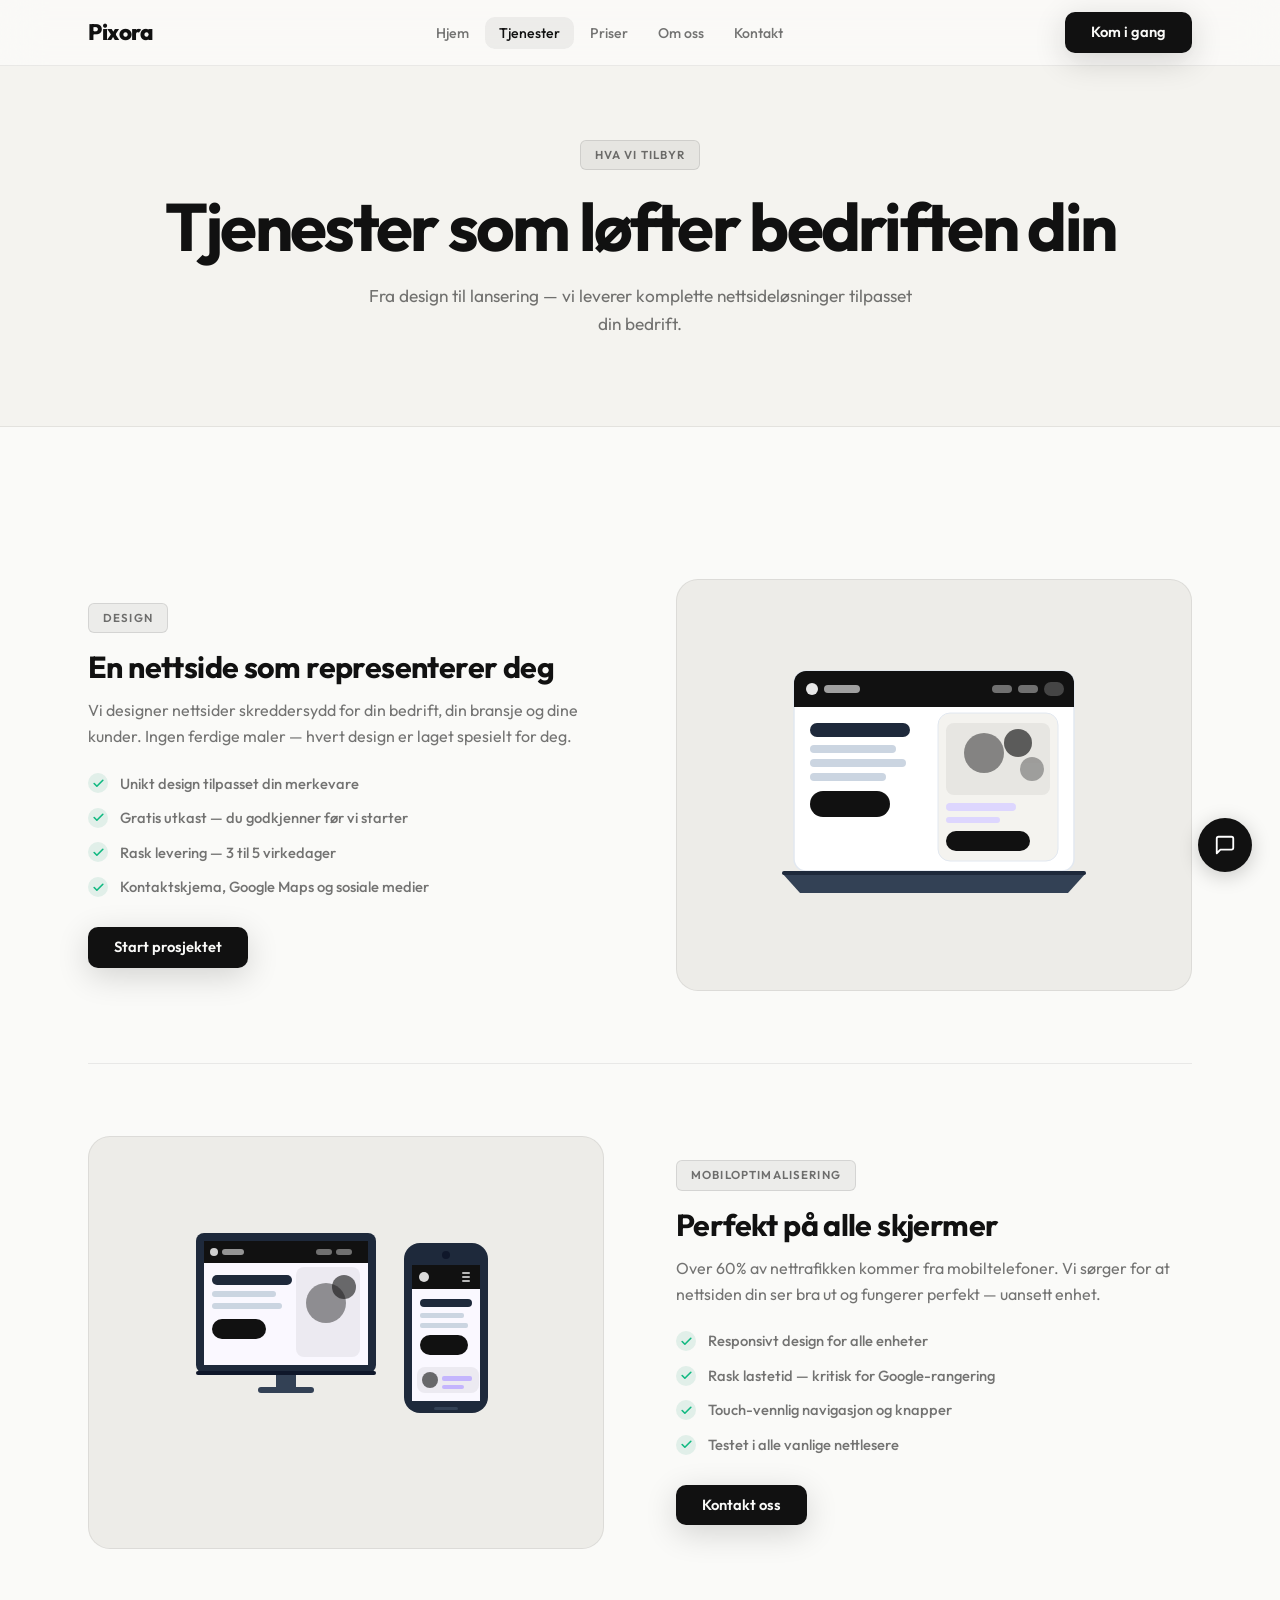
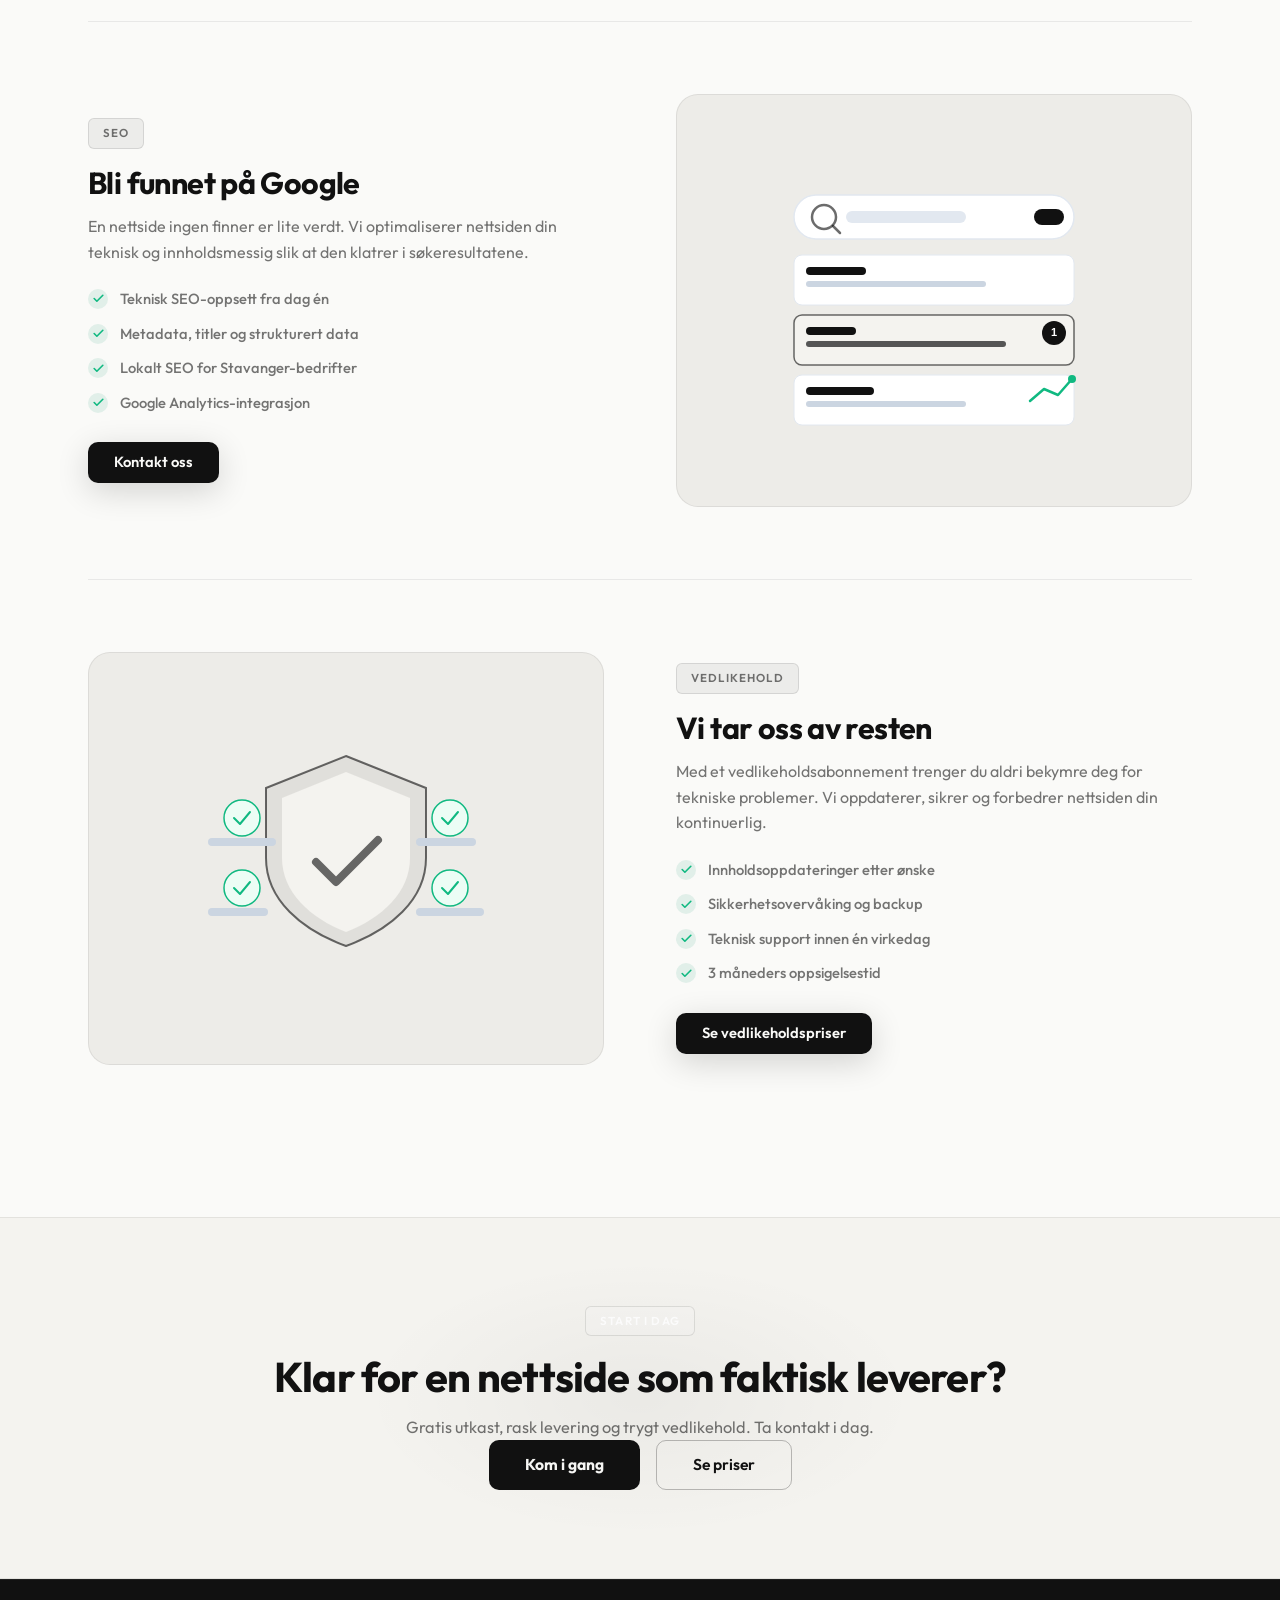
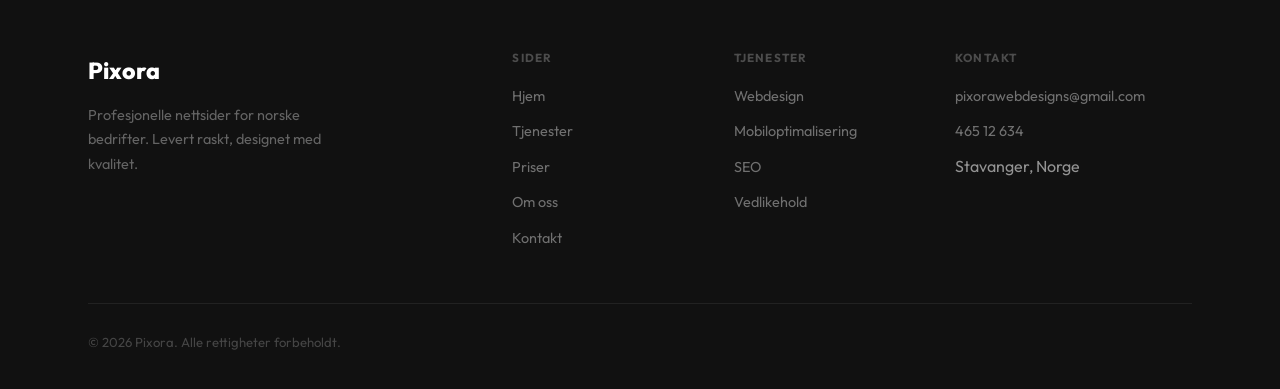
<file: tjenester.html>
<!DOCTYPE html>
<html lang="no">
<head>
  <meta charset="UTF-8">
  <meta name="viewport" content="width=device-width, initial-scale=1.0">
  <meta name="description" content="Pixora tilbyr webdesign, mobiloptimalisering, SEO og vedlikehold for norske bedrifter. Se hva vi kan gjøre for deg.">
  <title>Tjenester — Pixora</title>
  <link rel="preconnect" href="https://fonts.googleapis.com">
  <link rel="preconnect" href="https://fonts.gstatic.com" crossorigin>
  <link href="https://fonts.googleapis.com/css2?family=Outfit:wght@300;400;500;600;700;800;900" rel="stylesheet">
  <link rel="stylesheet" href="style.css">
</head>
<body>

<!-- NAV -->
<nav>
  <div class="nav-inner">
    <a href="index.html" class="nav-logo">Pixora</a>
    <button class="hamburger" id="ham" aria-label="Meny" aria-expanded="false">
      <span></span><span></span><span></span>
    </button>
    <ul class="nav-links" id="nav-links">
      <li><a href="index.html">Hjem</a></li>
      <li><a href="tjenester.html">Tjenester</a></li>
      <li><a href="priser.html">Priser</a></li>
      <li><a href="om-oss.html">Om oss</a></li>
      <li><a href="kontakt.html">Kontakt</a></li>
    </ul>
    <div class="nav-cta-wrap">
      <a href="kontakt.html" class="btn btn-primary">Kom i gang</a>
    </div>
  </div>
</nav>

<!-- PAGE HERO -->
<section class="page-hero">
  <div class="container">
    <span class="eyebrow">Hva vi tilbyr</span>
    <h1>Tjenester som løfter bedriften din</h1>
    <p>Fra design til lansering — vi leverer komplette nettside­løsninger tilpasset din bedrift.</p>
  </div>
</section>

<!-- SERVICES ALTERNATING -->
<section class="services-alt">
  <div class="container">

    <!-- 1. Webdesign -->
    <div class="svc-row reveal">
      <div class="svc-text">
        <span class="eyebrow">Design</span>
        <h2>En nettside som representerer deg</h2>
        <p>Vi designer nettsider skreddersydd for din bedrift, din bransje og dine kunder. Ingen ferdige maler — hvert design er laget spesielt for deg.</p>
        <div class="svc-features">
          <div class="svc-feat"><div class="feat-check"><svg width="13" height="13" viewBox="0 0 24 24" fill="none" stroke="#10B981" stroke-width="3" stroke-linecap="round" stroke-linejoin="round"><polyline points="20 6 9 17 4 12"/></svg></div>Unikt design tilpasset din merkevare</div>
          <div class="svc-feat"><div class="feat-check"><svg width="13" height="13" viewBox="0 0 24 24" fill="none" stroke="#10B981" stroke-width="3" stroke-linecap="round" stroke-linejoin="round"><polyline points="20 6 9 17 4 12"/></svg></div>Gratis utkast — du godkjenner før vi starter</div>
          <div class="svc-feat"><div class="feat-check"><svg width="13" height="13" viewBox="0 0 24 24" fill="none" stroke="#10B981" stroke-width="3" stroke-linecap="round" stroke-linejoin="round"><polyline points="20 6 9 17 4 12"/></svg></div>Rask levering — 3 til 5 virkedager</div>
          <div class="svc-feat"><div class="feat-check"><svg width="13" height="13" viewBox="0 0 24 24" fill="none" stroke="#10B981" stroke-width="3" stroke-linecap="round" stroke-linejoin="round"><polyline points="20 6 9 17 4 12"/></svg></div>Kontaktskjema, Google Maps og sosiale medier</div>
        </div>
        <a href="kontakt.html" class="btn btn-primary">Start prosjektet</a>
      </div>
      <div class="svc-visual">
        <svg width="320" height="260" viewBox="0 0 320 260" fill="none" xmlns="http://www.w3.org/2000/svg" aria-hidden="true">
          <rect x="20" y="16" width="280" height="200" rx="12" fill="#fff" stroke="#E2E8F0" stroke-width="1.5"/>
          <rect x="20" y="16" width="280" height="36" rx="12" fill="#111111"/>
          <rect x="20" y="36" width="280" height="16" fill="#111111"/>
          <circle cx="38" cy="34" r="6" fill="rgba(255,255,255,.9)"/>
          <rect x="50" y="30" width="36" height="8" rx="4" fill="rgba(255,255,255,.6)"/>
          <rect x="218" y="30" width="20" height="8" rx="4" fill="rgba(255,255,255,.4)"/>
          <rect x="244" y="30" width="20" height="8" rx="4" fill="rgba(255,255,255,.4)"/>
          <rect x="270" y="27" width="20" height="14" rx="7" fill="rgba(255,255,255,.22)"/>
          <rect x="36" y="68" width="100" height="14" rx="7" fill="#1E293B"/>
          <rect x="36" y="90" width="86"  height="8"  rx="4" fill="#CBD5E1"/>
          <rect x="36" y="104" width="96" height="8"  rx="4" fill="#CBD5E1"/>
          <rect x="36" y="118" width="76" height="8"  rx="4" fill="#CBD5E1"/>
          <rect x="36" y="136" width="80" height="26" rx="13" fill="#111111"/>
          <rect x="164" y="58" width="120" height="148" rx="12" fill="#F4F3EF" stroke="#E2E8F0" stroke-width="1"/>
          <rect x="172" y="68" width="104" height="72"  rx="8"  fill="rgba(17,17,17,.06)"/>
          <circle cx="210" cy="98" r="20" fill="#333333" opacity=".55"/>
          <circle cx="244" cy="88" r="14" fill="#111111" opacity=".65"/>
          <circle cx="258" cy="114" r="12" fill="#555555" opacity=".5"/>
          <rect x="172" y="148" width="70" height="8" rx="4" fill="#DDD6FE"/>
          <rect x="172" y="162" width="54" height="6" rx="3" fill="#DDD6FE"/>
          <rect x="172" y="176" width="84" height="20" rx="10" fill="#111111"/>
          <path d="M8 218 L312 218 L294 238 L26 238 Z" fill="#334155"/>
          <rect x="8" y="216" width="304" height="4" rx="2" fill="#1E293B"/>
        </svg>
      </div>
    </div>

    <!-- 2. Mobiloptimalisering -->
    <div class="svc-row rev reveal">
      <div class="svc-text">
        <span class="eyebrow">Mobiloptimalisering</span>
        <h2>Perfekt på alle skjermer</h2>
        <p>Over 60% av nettrafikken kommer fra mobiltelefoner. Vi sørger for at nettsiden din ser bra ut og fungerer perfekt — uansett enhet.</p>
        <div class="svc-features">
          <div class="svc-feat"><div class="feat-check"><svg width="13" height="13" viewBox="0 0 24 24" fill="none" stroke="#10B981" stroke-width="3" stroke-linecap="round" stroke-linejoin="round"><polyline points="20 6 9 17 4 12"/></svg></div>Responsivt design for alle enheter</div>
          <div class="svc-feat"><div class="feat-check"><svg width="13" height="13" viewBox="0 0 24 24" fill="none" stroke="#10B981" stroke-width="3" stroke-linecap="round" stroke-linejoin="round"><polyline points="20 6 9 17 4 12"/></svg></div>Rask lastetid — kritisk for Google-rangering</div>
          <div class="svc-feat"><div class="feat-check"><svg width="13" height="13" viewBox="0 0 24 24" fill="none" stroke="#10B981" stroke-width="3" stroke-linecap="round" stroke-linejoin="round"><polyline points="20 6 9 17 4 12"/></svg></div>Touch-vennlig navigasjon og knapper</div>
          <div class="svc-feat"><div class="feat-check"><svg width="13" height="13" viewBox="0 0 24 24" fill="none" stroke="#10B981" stroke-width="3" stroke-linecap="round" stroke-linejoin="round"><polyline points="20 6 9 17 4 12"/></svg></div>Testet i alle vanlige nettlesere</div>
        </div>
        <a href="kontakt.html" class="btn btn-primary">Kontakt oss</a>
      </div>
      <div class="svc-visual">
        <svg width="320" height="260" viewBox="0 0 320 260" fill="none" xmlns="http://www.w3.org/2000/svg" aria-hidden="true">
          <rect x="10" y="20" width="180" height="140" rx="8" fill="#1E293B"/>
          <rect x="18" y="28" width="164" height="124" rx="4" fill="#F8F7FF"/>
          <rect x="18" y="28" width="164" height="22" fill="#111111"/>
          <circle cx="28" cy="39" r="4" fill="rgba(255,255,255,.8)"/>
          <rect x="36" y="36" width="22" height="6" rx="3" fill="rgba(255,255,255,.55)"/>
          <rect x="130" y="36" width="16" height="6" rx="3" fill="rgba(255,255,255,.4)"/>
          <rect x="150" y="36" width="16" height="6" rx="3" fill="rgba(255,255,255,.4)"/>
          <rect x="18" y="50" width="164" height="102" fill="#FAF8FF"/>
          <rect x="26" y="62" width="80" height="10" rx="5" fill="#1E293B"/>
          <rect x="26" y="78" width="64" height="6" rx="3" fill="#CBD5E1"/>
          <rect x="26" y="90" width="70" height="6" rx="3" fill="#CBD5E1"/>
          <rect x="26" y="106" width="54" height="20" rx="10" fill="#111111"/>
          <rect x="110" y="54" width="64" height="90" rx="8" fill="rgba(17,17,17,.06)"/>
          <circle cx="140" cy="90" r="20" fill="#333333" opacity=".5"/>
          <circle cx="158" cy="74" r="12" fill="#111111" opacity=".6"/>
          <rect x="90" y="160" width="20" height="16" rx="2" fill="#334155"/>
          <rect x="72" y="174" width="56" height="6" rx="3" fill="#334155"/>
          <rect x="10" y="158" width="180" height="4" rx="2" fill="#0F172A"/>
          <rect x="218" y="30" width="84" height="170" rx="16" fill="#1E293B"/>
          <circle cx="260" cy="42" r="4" fill="#0F172A"/>
          <rect x="226" y="52" width="68" height="136" rx="5" fill="#F8F7FF"/>
          <rect x="226" y="52" width="68" height="24" fill="#111111"/>
          <circle cx="238" cy="64" r="5" fill="rgba(255,255,255,.85)"/>
          <rect x="276" y="59" width="8" height="2" rx="1" fill="rgba(255,255,255,.7)"/>
          <rect x="276" y="63" width="8" height="2" rx="1" fill="rgba(255,255,255,.7)"/>
          <rect x="276" y="67" width="8" height="2" rx="1" fill="rgba(255,255,255,.7)"/>
          <rect x="226" y="76" width="68" height="112" fill="#FAF8FF"/>
          <rect x="234" y="86" width="52" height="8" rx="4" fill="#1E293B"/>
          <rect x="234" y="100" width="44" height="5" rx="2" fill="#CBD5E1"/>
          <rect x="234" y="110" width="48" height="5" rx="2" fill="#CBD5E1"/>
          <rect x="234" y="122" width="48" height="20" rx="10" fill="#111111"/>
          <rect x="231" y="154" width="62" height="26" rx="8" fill="rgba(17,17,17,.06)"/>
          <circle cx="244" cy="167" r="8" fill="#111111" opacity=".6"/>
          <rect x="256" y="163" width="30" height="5" rx="2" fill="#C4B5FD"/>
          <rect x="256" y="172" width="22" height="4" rx="2" fill="#C4B5FD"/>
          <rect x="248" y="194" width="24" height="3" rx="1.5" fill="#334155"/>
        </svg>
      </div>
    </div>

    <!-- 3. SEO -->
    <div class="svc-row reveal">
      <div class="svc-text">
        <span class="eyebrow">SEO</span>
        <h2>Bli funnet på Google</h2>
        <p>En nettside ingen finner er lite verdt. Vi optimaliserer nettsiden din teknisk og innholdsmessig slik at den klatrer i søkeresultatene.</p>
        <div class="svc-features">
          <div class="svc-feat"><div class="feat-check"><svg width="13" height="13" viewBox="0 0 24 24" fill="none" stroke="#10B981" stroke-width="3" stroke-linecap="round" stroke-linejoin="round"><polyline points="20 6 9 17 4 12"/></svg></div>Teknisk SEO-oppsett fra dag én</div>
          <div class="svc-feat"><div class="feat-check"><svg width="13" height="13" viewBox="0 0 24 24" fill="none" stroke="#10B981" stroke-width="3" stroke-linecap="round" stroke-linejoin="round"><polyline points="20 6 9 17 4 12"/></svg></div>Metadata, titler og strukturert data</div>
          <div class="svc-feat"><div class="feat-check"><svg width="13" height="13" viewBox="0 0 24 24" fill="none" stroke="#10B981" stroke-width="3" stroke-linecap="round" stroke-linejoin="round"><polyline points="20 6 9 17 4 12"/></svg></div>Lokalt SEO for Stavanger-bedrifter</div>
          <div class="svc-feat"><div class="feat-check"><svg width="13" height="13" viewBox="0 0 24 24" fill="none" stroke="#10B981" stroke-width="3" stroke-linecap="round" stroke-linejoin="round"><polyline points="20 6 9 17 4 12"/></svg></div>Google Analytics-integrasjon</div>
        </div>
        <a href="kontakt.html" class="btn btn-primary">Kontakt oss</a>
      </div>
      <div class="svc-visual">
        <svg width="320" height="260" viewBox="0 0 320 260" fill="none" xmlns="http://www.w3.org/2000/svg" aria-hidden="true">
          <rect x="20" y="24" width="280" height="44" rx="22" fill="#fff" stroke="#E2E8F0" stroke-width="1.5"/>
          <circle cx="50" cy="46" r="12" fill="none" stroke="currentColor" stroke-width="2.5"/>
          <line x1="59" y1="55" x2="66" y2="62" stroke="currentColor" stroke-width="2.5" stroke-linecap="round"/>
          <rect x="72" y="40" width="120" height="12" rx="6" fill="#E2E8F0"/>
          <rect x="260" y="38" width="30" height="16" rx="8" fill="#111111"/>
          <rect x="20" y="84"  width="280" height="50" rx="8" fill="#fff" stroke="#E2E8F0" stroke-width="1"/>
          <rect x="32" y="96"  width="60"  height="8"  rx="4" fill="#111111"/>
          <rect x="32" y="110" width="180" height="6"  rx="3" fill="#CBD5E1"/>
          <rect x="20" y="144" width="280" height="50" rx="8" fill="#F4F3EF" stroke="currentColor" stroke-width="1.5"/>
          <rect x="32" y="156" width="50"  height="8"  rx="4" fill="#111111"/>
          <rect x="32" y="170" width="200" height="6"  rx="3" fill="#555555"/>
          <rect x="268" y="150" width="24" height="24" rx="12" fill="#111111"/>
          <text x="280" y="165" text-anchor="middle" fill="white" font-size="11" font-weight="800" font-family="Inter,sans-serif">1</text>
          <rect x="20" y="204" width="280" height="50" rx="8" fill="#fff" stroke="#E2E8F0" stroke-width="1"/>
          <rect x="32" y="216" width="68"  height="8"  rx="4" fill="#111111"/>
          <rect x="32" y="230" width="160" height="6"  rx="3" fill="#CBD5E1"/>
          <polyline points="256,230 270,218 284,224 298,208" stroke="#10B981" stroke-width="2.5" stroke-linecap="round" stroke-linejoin="round" fill="none"/>
          <circle cx="298" cy="208" r="4" fill="#10B981"/>
        </svg>
      </div>
    </div>

    <!-- 4. Vedlikehold -->
    <div class="svc-row rev reveal">
      <div class="svc-text">
        <span class="eyebrow">Vedlikehold</span>
        <h2>Vi tar oss av resten</h2>
        <p>Med et vedlikeholdsabonnement trenger du aldri bekymre deg for tekniske problemer. Vi oppdaterer, sikrer og forbedrer nettsiden din kontinuerlig.</p>
        <div class="svc-features">
          <div class="svc-feat"><div class="feat-check"><svg width="13" height="13" viewBox="0 0 24 24" fill="none" stroke="#10B981" stroke-width="3" stroke-linecap="round" stroke-linejoin="round"><polyline points="20 6 9 17 4 12"/></svg></div>Innholds&shy;oppdateringer etter ønske</div>
          <div class="svc-feat"><div class="feat-check"><svg width="13" height="13" viewBox="0 0 24 24" fill="none" stroke="#10B981" stroke-width="3" stroke-linecap="round" stroke-linejoin="round"><polyline points="20 6 9 17 4 12"/></svg></div>Sikkerhets&shy;overvåking og backup</div>
          <div class="svc-feat"><div class="feat-check"><svg width="13" height="13" viewBox="0 0 24 24" fill="none" stroke="#10B981" stroke-width="3" stroke-linecap="round" stroke-linejoin="round"><polyline points="20 6 9 17 4 12"/></svg></div>Teknisk support innen én virkedag</div>
          <div class="svc-feat"><div class="feat-check"><svg width="13" height="13" viewBox="0 0 24 24" fill="none" stroke="#10B981" stroke-width="3" stroke-linecap="round" stroke-linejoin="round"><polyline points="20 6 9 17 4 12"/></svg></div>3 måneders oppsigelsestid</div>
        </div>
        <a href="priser.html" class="btn btn-primary">Se vedlikeholds&shy;priser</a>
      </div>
      <div class="svc-visual">
        <svg width="320" height="260" viewBox="0 0 320 260" fill="none" xmlns="http://www.w3.org/2000/svg" aria-hidden="true">
          <path d="M160 28 L240 60 L240 130 C240 172 204 202 160 218 C116 202 80 172 80 130 L80 60 Z" fill="rgba(17,17,17,.06)" stroke="currentColor" stroke-width="2"/>
          <path d="M160 44 L224 70 L224 130 C224 164 196 190 160 204 C124 190 96 164 96 130 L96 70 Z" fill="#F4F3EF"/>
          <polyline points="130,134 150,154 192,112" stroke="currentColor" stroke-width="8" stroke-linecap="round" stroke-linejoin="round" fill="none"/>
          <circle cx="56"  cy="90"  r="18" fill="#ECFDF5" stroke="#10B981" stroke-width="1.5"/>
          <polyline points="48,90 54,96 64,84" stroke="#10B981" stroke-width="2" stroke-linecap="round" stroke-linejoin="round" fill="none"/>
          <circle cx="264" cy="90"  r="18" fill="#ECFDF5" stroke="#10B981" stroke-width="1.5"/>
          <polyline points="256,90 262,96 272,84" stroke="#10B981" stroke-width="2" stroke-linecap="round" stroke-linejoin="round" fill="none"/>
          <circle cx="56"  cy="160" r="18" fill="#ECFDF5" stroke="#10B981" stroke-width="1.5"/>
          <polyline points="48,160 54,166 64,154" stroke="#10B981" stroke-width="2" stroke-linecap="round" stroke-linejoin="round" fill="none"/>
          <circle cx="264" cy="160" r="18" fill="#ECFDF5" stroke="#10B981" stroke-width="1.5"/>
          <polyline points="256,160 262,166 272,154" stroke="#10B981" stroke-width="2" stroke-linecap="round" stroke-linejoin="round" fill="none"/>
          <rect x="22" y="110" width="68" height="8" rx="4" fill="#CBD5E1"/>
          <rect x="230" y="110" width="60" height="8" rx="4" fill="#CBD5E1"/>
          <rect x="22" y="180" width="60" height="8" rx="4" fill="#CBD5E1"/>
          <rect x="230" y="180" width="68" height="8" rx="4" fill="#CBD5E1"/>
        </svg>
      </div>
    </div>

  </div>
</section>

<!-- CTA BANNER -->
<section class="cta-banner">
  <div class="container">
    <span class="eyebrow" style="background:rgba(255,255,255,.15);color:#fff;">Start i dag</span>
    <h2>Klar for en nettside som faktisk leverer?</h2>
    <p>Gratis utkast, rask levering og trygt vedlikehold. Ta kontakt i dag.</p>
    <div style="display:flex;gap:16px;justify-content:center;flex-wrap:wrap;">
      <a href="kontakt.html" class="btn btn-white btn-lg">Kom i gang</a>
      <a href="priser.html" class="btn btn-outline-white btn-lg">Se priser</a>
    </div>
  </div>
</section>

<!-- FOOTER -->
<footer>
  <div class="container">
    <div class="footer-grid">
      <div class="footer-brand">
        <span class="footer-logo">Pixora</span>
        <p>Profesjonelle nettsider for norske bedrifter. Levert raskt, designet med kvalitet.</p>
      </div>
      <div class="footer-col">
        <h4>Sider</h4>
        <ul>
          <li><a href="index.html">Hjem</a></li>
          <li><a href="tjenester.html">Tjenester</a></li>
          <li><a href="priser.html">Priser</a></li>
          <li><a href="om-oss.html">Om oss</a></li>
          <li><a href="kontakt.html">Kontakt</a></li>
        </ul>
      </div>
      <div class="footer-col">
        <h4>Tjenester</h4>
        <ul>
          <li><a href="tjenester.html">Webdesign</a></li>
          <li><a href="tjenester.html">Mobiloptimalisering</a></li>
          <li><a href="tjenester.html">SEO</a></li>
          <li><a href="tjenester.html">Vedlikehold</a></li>
        </ul>
      </div>
      <div class="footer-col">
        <h4>Kontakt</h4>
        <ul>
          <li><a href="mailto:pixorawebdesigns@gmail.com">pixorawebdesigns@gmail.com</a></li>
          <li><a href="tel:+4746512634">465 12 634</a></li>
          <li><span style="color:rgba(255,255,255,.55)">Stavanger, Norge</span></li>
        </ul>
      </div>
    </div>
    <div class="footer-bottom">
      <span>&copy; 2026 Pixora. Alle rettigheter forbeholdt.</span>
    </div>
  </div>
</footer>

<script src="script.js"></script>
<script src="chat.js"></script>
</body>
</html>
</file>
<file: style.css>
/* ============================================================
   PIXORA — Clean Architectural Stylesheet
   Vibe: AIR / white minimal / brutalist-elegant
   ============================================================ */


/* ---------- Reset ---------- */
*, *::before, *::after { box-sizing: border-box; margin: 0; padding: 0; }
html { scroll-behavior: smooth; -webkit-text-size-adjust: 100%; }
body {
  font-family: 'Outfit', sans-serif;
  background: #FAFAF8;
  color: rgba(17,17,17,.62);
  line-height: 1.6;
  overflow-x: hidden;
}
img, svg { display: block; max-width: 100%; }
a { text-decoration: none; color: inherit; }
ul { list-style: none; }
button, input, textarea, select { font-family: inherit; }

/* ---------- Variables ---------- */
:root {
  --p: #111111;
  --p-hover: #333333;
  --p-light: rgba(17,17,17,.06);
  --p-mid: rgba(17,17,17,.1);
  --p-text: #111111;
  --bg: #FAFAF8;
  --bg-2: #F4F3EF;
  --bg-3: #EDECE8;
  --bg-4: #E5E4DF;
  --line: rgba(0,0,0,.07);
  --line-2: rgba(0,0,0,.12);
  --text-1: #111111;
  --text-2: rgba(17,17,17,.58);
  --text-3: rgba(17,17,17,.30);
  --success: #059669;
  --shadow-p: 0 8px 32px rgba(0,0,0,.16);
  --r: 10px;
  --r-lg: 16px;
  --r-xl: 22px;
  --max: 1160px;
  --py: 110px;
}

/* ---------- Utilities ---------- */
.container { width: 100%; max-width: var(--max); margin: 0 auto; padding: 0 28px; }

.eyebrow {
  display: inline-block;
  background: rgba(17,17,17,.06);
  color: var(--text-2);
  border: 1px solid rgba(0,0,0,.1);
  font-size: .72rem;
  font-weight: 600;
  letter-spacing: .1em;
  text-transform: uppercase;
  padding: 5px 14px;
  border-radius: 6px;
  margin-bottom: 18px;
}
.gradient-text {
  background: linear-gradient(135deg, #111 30%, #555 100%);
  -webkit-background-clip: text;
  -webkit-text-fill-color: transparent;
  background-clip: text;
}
.section-head { text-align: center; margin-bottom: 64px; }
.section-head h2 { margin-bottom: 14px; }
.section-head p { font-size: 1.05rem; color: var(--text-2); max-width: 540px; margin: 0 auto; }

/* ---------- Typography ---------- */
h1, h2, h3, h4 { font-weight: 700; line-height: 1.1; color: var(--text-1); }
h1 { font-size: clamp(2.6rem, 5.5vw, 4.2rem); letter-spacing: -.04em; }
h2 { font-size: clamp(1.8rem, 3.8vw, 2.6rem); letter-spacing: -.02em; }
h3 { font-size: 1.1rem; letter-spacing: -.005em; }
p { color: var(--text-2); }

/* ---------- Buttons ---------- */
.btn {
  display: inline-flex; align-items: center; gap: 8px;
  padding: 13px 26px;
  border-radius: 10px;
  font-weight: 600; font-size: .92rem;
  cursor: pointer; border: none;
  transition: all .2s ease;
  line-height: 1;
}
.btn-primary { background: var(--p); color: #FAFAF8; box-shadow: var(--shadow-p); }
.btn-primary:hover { background: #222; transform: translateY(-2px); box-shadow: 0 14px 40px rgba(0,0,0,.22); }
.btn-outline { background: transparent; color: var(--p-text); border: 1.5px solid rgba(0,0,0,.2); }
.btn-outline:hover { background: var(--p-light); border-color: var(--p); }
.btn-ghost {
  background: rgba(17,17,17,.06);
  color: var(--text-1);
  border: 1px solid rgba(0,0,0,.1);
}
.btn-ghost:hover { background: rgba(17,17,17,.1); border-color: rgba(0,0,0,.2); transform: translateY(-2px); }
.btn-white { background: var(--text-1); color: #FAFAF8; font-weight: 700; }
.btn-white:hover { background: #222; transform: translateY(-2px); }
.btn-outline-white { background: transparent; color: var(--text-1); border: 1.5px solid rgba(0,0,0,.25); }
.btn-outline-white:hover { border-color: var(--p); background: var(--p-light); }
.btn-lg { padding: 16px 36px; font-size: .98rem; }

/* ============================================================
   NAVIGATION
   ============================================================ */
nav {
  position: fixed; top: 0; left: 0; right: 0; z-index: 900;
  height: 66px;
  background: rgba(250,250,248,.92);
  backdrop-filter: blur(20px);
  -webkit-backdrop-filter: blur(20px);
  border-bottom: 1px solid var(--line);
  transition: background .3s ease;
}
nav.nav-dark { background: rgba(250,250,248,.97); }

.nav-inner {
  max-width: var(--max); margin: 0 auto; padding: 0 28px;
  height: 100%; display: flex; align-items: center;
  justify-content: space-between; gap: 32px;
}
.nav-logo {
  font-size: 1.4rem; font-weight: 800;
  color: var(--text-1); letter-spacing: -.5px; flex-shrink: 0;
}
.nav-links {
  display: flex; align-items: center; gap: 2px;
  flex: 1; justify-content: center;
}
.nav-links a {
  font-size: .88rem; font-weight: 500; color: var(--text-2);
  padding: 7px 14px; border-radius: var(--r);
  transition: color .2s, background .2s;
}
.nav-links a:hover, .nav-links a.active { color: var(--text-1); background: var(--p-light); }
.nav-cta-wrap { flex-shrink: 0; }
.hamburger {
  display: none; flex-direction: column; gap: 5px;
  background: none; border: none; cursor: pointer; padding: 6px; z-index: 901;
}
.hamburger span {
  display: block; width: 22px; height: 1.5px;
  background: var(--text-2); border-radius: 2px;
  transition: all .3s ease;
}
.hamburger.active span:nth-child(1) { transform: translateY(6.5px) rotate(45deg); }
.hamburger.active span:nth-child(2) { opacity: 0; width: 0; }
.hamburger.active span:nth-child(3) { transform: translateY(-6.5px) rotate(-45deg); }

/* ============================================================
   HERO
   ============================================================ */
.hero {
  min-height: 100vh;
  background: var(--bg);
  position: relative;
  display: flex; align-items: center;
  padding: 116px 0 100px;
}
.hero-spotlight { position: absolute; inset: 0; pointer-events: none; z-index: 1; }
.hero-bg-glow {
  position: absolute; top: -20%; right: -10%;
  width: 700px; height: 700px;
  background: radial-gradient(circle at center, rgba(17,17,17,.04) 0%, transparent 65%);
  pointer-events: none;
}
.hero-grid {
  display: grid; grid-template-columns: 1fr 1fr;
  gap: 60px; align-items: center; position: relative; z-index: 2;
}
.hero-content { opacity: 1; }

/* Badge */
.hero-badge {
  display: inline-flex; align-items: center; gap: 10px;
  background: rgba(5,150,105,.08);
  border: 1px solid rgba(5,150,105,.2);
  color: #059669;
  font-size: .78rem; font-weight: 600; letter-spacing: .02em;
  padding: 6px 16px 6px 10px; border-radius: 8px; margin-bottom: 26px;
}
.hero-badge-dot {
  width: 8px; height: 8px; background: #059669;
  border-radius: 50%; flex-shrink: 0;
  animation: pulseGreen 2s ease-in-out infinite;
}
@keyframes pulseGreen {
  0%, 100% { box-shadow: 0 0 0 0 rgba(5,150,105,.5); }
  60%       { box-shadow: 0 0 0 6px rgba(5,150,105,0); }
}
.hero-content h1 { color: var(--text-1); margin-bottom: 20px; line-height: 1.05; }
.hero-lead {
  color: var(--text-2);
  font-size: 1.08rem; line-height: 1.72;
  max-width: 450px; margin-bottom: 38px; font-weight: 400;
}
.hero-btns { display: flex; gap: 14px; flex-wrap: wrap; align-items: center; }
.hero-cta { display: inline-flex; align-items: center; gap: 10px; }
.hero-trust {
  display: flex; gap: 20px; flex-wrap: wrap;
  margin-top: 36px; padding-top: 28px;
  border-top: 1px solid var(--line);
}
.trust-item {
  display: flex; align-items: center; gap: 8px;
  font-size: .82rem; color: var(--text-2); font-weight: 500;
}
.trust-dot { width: 5px; height: 5px; background: var(--success); border-radius: 50%; flex-shrink: 0; }

/* Spline card — stays dark as a contrast element */
.hero-visual { opacity: 1; }
.spline-card {
  position: relative; width: 100%; height: 510px;
  background: #060610;
  border: 1px solid rgba(0,0,0,.12);
  border-radius: 20px; overflow: hidden;
  cursor: pointer;
  box-shadow: 0 24px 60px rgba(0,0,0,.18);
  transition: box-shadow .25s;
}
.spline-card:hover { box-shadow: 0 32px 80px rgba(0,0,0,.25); }
.spline-card::before {
  content: ''; position: absolute; inset: 0;
  background: linear-gradient(135deg, rgba(255,255,255,.03) 0%, transparent 55%);
  pointer-events: none; z-index: 2;
}
spline-viewer { width: 100%; height: 100%; display: block; }
.spline-click-capture { position: absolute; inset: 0; z-index: 4; pointer-events: none; }
.spline-hint {
  position: absolute; bottom: 16px; left: 50%; transform: translateX(-50%);
  background: rgba(255,255,255,.12); backdrop-filter: blur(12px);
  color: rgba(255,255,255,.9);
  font-size: .75rem; font-weight: 600;
  padding: 6px 18px; border-radius: 8px;
  border: 1px solid rgba(255,255,255,.15);
  white-space: nowrap; pointer-events: none; z-index: 3;
}

/* Scroll indicator */
.scroll-indicator {
  position: absolute; bottom: 34px; left: 50%; transform: translateX(-50%);
  width: 24px; height: 40px;
  border: 1.5px solid rgba(0,0,0,.15);
  border-radius: 12px;
  display: flex; justify-content: center; padding-top: 6px;
  transition: border-color .2s; z-index: 2;
}
.scroll-indicator:hover { border-color: var(--p); }
.scroll-ball {
  width: 3px; height: 7px; background: var(--text-1);
  border-radius: 2px; animation: scrollBounce 2s ease-in-out infinite;
}
@keyframes scrollBounce {
  0%, 100% { transform: translateY(0); opacity: 1; }
  70% { transform: translateY(13px); opacity: 0; }
  71% { transform: translateY(0); opacity: 0; }
  90% { opacity: 1; }
}
@keyframes heroIn {
  from { opacity: 0; transform: translateY(24px); }
  to   { opacity: 1; transform: translateY(0); }
}

/* ============================================================
   MARQUEE BAND
   ============================================================ */
.marquee-band { background: #111111; overflow: hidden; padding: 13px 0; }
.marquee-track { display: flex; width: max-content; animation: marquee 30s linear infinite; }
.marquee-track:hover { animation-play-state: paused; }
.marquee-item {
  display: inline-flex; align-items: center; gap: 14px;
  padding: 0 20px;
  color: rgba(255,255,255,.55);
  font-size: .78rem; font-weight: 600;
  letter-spacing: .1em; text-transform: uppercase; white-space: nowrap;
}
.marquee-sep { width: 4px; height: 4px; background: rgba(255,255,255,.2); border-radius: 50%; flex-shrink: 0; }
@keyframes marquee {
  from { transform: translateX(0); }
  to   { transform: translateX(-50%); }
}

/* ============================================================
   STATS
   ============================================================ */
.stats { background: #111111; padding: 80px 0; }
.stats-grid { display: grid; grid-template-columns: repeat(4, 1fr); text-align: center; }
.stat-item { padding: 0 28px; border-right: 1px solid rgba(255,255,255,.07); }
.stat-item:last-child { border-right: none; }
.stat-num {
  display: block;
  font-size: 3.2rem; font-weight: 800; color: #FAFAF8;
  line-height: 1; margin-bottom: 10px;
  letter-spacing: -.04em;
}
.stat-label { font-size: .85rem; color: rgba(255,255,255,.38); font-weight: 500; line-height: 1.5; }
.reveal-stat { opacity: 0; transform: translateY(14px); transition: opacity .55s ease, transform .55s ease; }
.reveal-stat.in-view { opacity: 1; transform: translateY(0); }

/* ============================================================
   LAPTOP SHOWCASE
   ============================================================ */
/* ── Laptop showcase ──────────────────────────────────────── */
.laptop-showcase {
  background: #111111;
  padding: var(--py) 0 0;
  position: relative; overflow: hidden;
}
.light-heading { color: #fff !important; }
.light-subtext { color: rgba(255,255,255,.55) !important; }
.eyebrow-dark-bg {
  background: rgba(255,255,255,.1) !important;
  color: rgba(255,255,255,.65) !important;
  border-color: rgba(255,255,255,.12) !important;
}
.laptop-showcase .section-head { margin-bottom: 72px; }

/* Full-width stage outer */
.laptop-stage-outer {
  width: 100%;
  display: flex;
  flex-direction: column;
  align-items: center;
  padding: 0 24px;
}

/* Stage — centered column */
.laptop-stage {
  display: flex;
  flex-direction: column;
  align-items: center;
  position: relative;
  width: 100%;
}

/* Spline MacBook viewer — desktop only */
.spline-macbook-wrap { position: relative; width: 100%; height: 600px; }
.spline-macbook { width: 100%; height: 100%; display: block; }
.spline-macbook-block {
  position: absolute; inset: 0;
  z-index: 10; cursor: default;
}
.spline-macbook--mobile { display: none; }

/* Mobile browser mockup */
.mobile-mockup {
  width: 100%; max-width: 480px;
  border-radius: 12px; overflow: hidden;
  box-shadow: 0 24px 64px rgba(0,0,0,.45), 0 4px 16px rgba(0,0,0,.2);
  border: 1px solid rgba(255,255,255,.08);
}
.mobile-mockup-bar {
  display: flex; align-items: center; gap: 10px;
  background: #E8E6E1; padding: 8px 14px;
}
.mobile-mockup-dots { display: flex; gap: 5px; }
.mobile-mockup-dots span { width: 10px; height: 10px; border-radius: 50%; }
.mobile-mockup-dots span:nth-child(1) { background: #FF5F57; }
.mobile-mockup-dots span:nth-child(2) { background: #FFBD2E; }
.mobile-mockup-dots span:nth-child(3) { background: #28CA41; }
.mobile-mockup-url {
  flex: 1; background: #fff; border-radius: 6px;
  font-size: .72rem; color: #555; padding: 4px 10px; text-align: center;
}
.mobile-mockup img { width: 100%; display: block; }

@media (max-width: 1024px) {
  .spline-macbook-wrap.spline-macbook--desktop { display: none !important; }
  .spline-macbook--mobile  { display: block !important; }
  .laptop-showcase { padding-bottom: 60px; }
}

/* ── model-viewer ─────────────────────────────────────────── */
/* ── CSS MacBook mockup ───────────────────────────────────── */
.cmac-wrap {
  width: 100%;
  max-width: 860px;
  position: relative;
  z-index: 2;
  margin-bottom: -4px;
  animation: cmacFloat 8s ease-in-out infinite;
  filter: drop-shadow(0 48px 80px rgba(0,0,0,.5)) drop-shadow(0 8px 24px rgba(0,0,0,.3));
}
@keyframes cmacFloat {
  0%,100% { transform: perspective(1400px) rotateX(5deg) rotateY(-5deg) rotateZ(0.4deg) translateY(0); }
  50%     { transform: perspective(1400px) rotateX(6deg) rotateY(-6deg) rotateZ(0.2deg) translateY(-9px); }
}

/* Lid */
.cmac-lid {
  background: linear-gradient(155deg, #D4D2CC 0%, #C4C2BC 50%, #B4B2AC 100%);
  border-radius: 14px 14px 3px 3px;
  padding: 14px 14px 0;
  border: 1px solid rgba(0,0,0,.18);
  box-shadow:
    inset 0 1px 0 rgba(255,255,255,.55),
    inset 0 -1px 0 rgba(0,0,0,.12),
    0 0 0 0.5px rgba(0,0,0,.18);
  position: relative;
}
.cmac-lid::before {
  content: ''; position: absolute;
  top: 0; left: 8%; right: 8%; height: 1px;
  background: linear-gradient(90deg, transparent, rgba(255,255,255,.85), transparent);
}
.cmac-cam {
  width: 6px; height: 6px; background: #1a1a1a;
  border-radius: 50%; border: 1px solid rgba(0,0,0,.35);
  margin: 0 auto 8px;
  box-shadow: 0 0 0 1px rgba(255,255,255,.06);
}

/* Screen bezel */
.cmac-screen-bezel {
  background: #111;
  border-radius: 6px 6px 0 0;
  aspect-ratio: 16/10;
  overflow: hidden;
  position: relative;
  box-shadow: inset 0 0 0 1px rgba(255,255,255,.04);
}
.cmac-screen-bezel::after {
  content: ''; position: absolute; inset: 0; z-index: 20; pointer-events: none;
  background: linear-gradient(135deg,
    rgba(255,255,255,.07) 0%, rgba(255,255,255,.02) 35%, transparent 60%);
  border-radius: 6px 6px 0 0;
}

/* Screen content */
.cmac-screen {
  width: 100%; height: 100%;
  background: #FAFAF8;
  display: flex; flex-direction: column;
  font-family: 'Outfit', sans-serif;
  overflow: hidden;
}

/* macOS menu bar */
.cmac-menubar {
  height: 16px; background: rgba(240,240,236,.96);
  backdrop-filter: blur(8px);
  display: flex; align-items: center; gap: 8px; padding: 0 8px;
  font-size: 6.5px; color: rgba(17,17,17,.6); font-weight: 500;
  border-bottom: 1px solid rgba(0,0,0,.06); flex-shrink: 0;
}
.cmac-apple { font-size: 8px; color: #111; }

/* Browser chrome */
.cmac-browser-chrome {
  height: 20px; background: #E4E2DC;
  display: flex; align-items: center; gap: 6px; padding: 0 8px;
  border-bottom: 1px solid rgba(0,0,0,.1); flex-shrink: 0;
}
.cmac-dots { display: flex; gap: 4px; }
.dot-red    { width: 7px; height: 7px; border-radius: 50%; background: #FF5F57; }
.dot-yellow { width: 7px; height: 7px; border-radius: 50%; background: #FFBD2E; }
.dot-green  { width: 7px; height: 7px; border-radius: 50%; background: #28CA41; }
.cmac-url-bar {
  flex: 1; height: 13px; background: rgba(255,255,255,.7);
  border-radius: 3px; border: 1px solid rgba(0,0,0,.1);
  display: flex; align-items: center; justify-content: center; gap: 3px;
  font-size: 6px; color: rgba(17,17,17,.45); font-weight: 500;
}
.cmac-url-bar svg { opacity: .45; flex-shrink: 0; }
.cmac-chrome-right {
  width: 16px; height: 16px;
  display: flex; align-items: center; justify-content: center;
  opacity: .35;
}

/* Website in screen */
.cmac-site { flex: 1; overflow: hidden; display: flex; flex-direction: column; }
.cmac-sitenav {
  height: 18px; background: rgba(250,250,248,.98);
  border-bottom: 1px solid rgba(0,0,0,.06);
  display: flex; align-items: center; padding: 0 8px; gap: 6px; flex-shrink: 0;
}
.cmac-sitenav strong {
  font-size: 7.5px; font-weight: 800; color: #111; letter-spacing: -.2px;
}
.cmac-navlinks { display: flex; gap: 5px; margin: 0 auto; }
.cmac-navlinks span { font-size: 6px; color: rgba(17,17,17,.5); font-weight: 500; }
.cmac-navbtn {
  font-size: 6px; font-weight: 700; background: #111; color: #FAFAF8;
  padding: 2px 7px; border-radius: 3px;
}
.cmac-hero {
  flex: 1; display: flex; flex-direction: column;
  padding: 10px 12px 8px;
  gap: 5px;
  background: #FAFAF8;
}
.cmac-badge {
  display: inline-flex; align-items: center; gap: 4px;
  font-size: 5.5px; font-weight: 600; color: #059669;
  background: rgba(5,150,105,.08);
  border: 1px solid rgba(5,150,105,.2);
  padding: 2px 6px; border-radius: 4px; width: fit-content;
}
.cmac-dot {
  width: 4px; height: 4px; background: #059669; border-radius: 50%; flex-shrink: 0;
}
.cmac-h1 {
  font-size: 13px; font-weight: 800; color: #111;
  line-height: 1.15; letter-spacing: -.03em; margin: 0;
}
.cmac-h1 span {
  background: linear-gradient(135deg, #111 30%, #555 100%);
  -webkit-background-clip: text; -webkit-text-fill-color: transparent;
  background-clip: text;
}
.cmac-p {
  font-size: 6px; color: rgba(17,17,17,.55); line-height: 1.6; max-width: 180px; margin: 0;
}
.cmac-ctas { display: flex; gap: 5px; margin-top: 2px; }
.cmac-cta-fill {
  font-size: 6px; font-weight: 700; background: #111; color: #FAFAF8;
  padding: 4px 9px; border-radius: 4px;
}
.cmac-cta-ghost {
  font-size: 6px; font-weight: 600; color: #111;
  padding: 4px 9px; border-radius: 4px;
  border: 1px solid rgba(17,17,17,.2);
}

/* Hinge */
.cmac-hinge {
  height: 5px;
  background: linear-gradient(180deg, #B8B6B0 0%, #A8A6A0 50%, #989690 100%);
  box-shadow: inset 0 1px 0 rgba(255,255,255,.35);
}
.cmac-hinge::after { content: ''; display: block; height: 1px; background: rgba(0,0,0,.18); }

/* Base */
.cmac-base {
  background: linear-gradient(185deg, #C8C6C0 0%, #B6B4AE 40%, #A8A6A0 100%);
  border-radius: 0 0 12px 12px;
  padding: 10px 18px 16px;
  border: 1px solid rgba(0,0,0,.12); border-top: none;
  box-shadow: inset 0 -1px 0 rgba(0,0,0,.15), 4px 8px 24px rgba(0,0,0,.14);
}
.cmac-keys {
  display: flex; flex-direction: column; gap: 2.5px; margin-bottom: 8px;
}
.cmac-keyrow { display: flex; gap: 2.5px; }
.cmac-keyrow.fn i {
  flex: 1; height: 7px;
  background: linear-gradient(180deg, rgba(0,0,0,.07) 0%, rgba(0,0,0,.04) 100%);
  border-radius: 2px; border-bottom: 1px solid rgba(0,0,0,.14); display: block;
}
.cmac-keyrow i {
  flex: 1; height: 11px;
  background: linear-gradient(180deg, rgba(0,0,0,.1) 0%, rgba(0,0,0,.05) 100%);
  border-radius: 2.5px; border-bottom: 2px solid rgba(0,0,0,.18);
  box-shadow: inset 0 1px 0 rgba(255,255,255,.38);
  display: block;
}
.cmac-keyrow i.w  { flex: 1.6; }
.cmac-keyrow i.ww { flex: 2.4; }
.cmac-keyrow.bot i.sp  { flex: 7; }
.cmac-keyrow.bot i.mod { flex: 1.2; }
.cmac-pad {
  width: 110px; height: 40px;
  background: linear-gradient(160deg, rgba(0,0,0,.07) 0%, rgba(0,0,0,.04) 100%);
  border-radius: 7px; margin: 0 auto;
  border: 1px solid rgba(0,0,0,.08);
}
.cmac-foot {
  height: 4px;
  background: linear-gradient(90deg, #8A8886, #9A9896, #8A8886);
  border-radius: 0 0 12px 12px;
}

@media (max-width: 900px) {
  .cmac-wrap { max-width: 600px; }
}
@media (max-width: 600px) {
  .cmac-wrap { max-width: 400px; }
}
@media (max-width: 420px) {
  .cmac-wrap { max-width: 320px; }
}

/* ── Browser mockup (right column) ────────────────────────── */
.browser-mockup {
  background: #FAFAF8;
  border-radius: 10px;
  overflow: hidden;
  box-shadow: 0 24px 64px rgba(0,0,0,.45);
  border: 1px solid rgba(255,255,255,.06);
  flex-shrink: 0;
}
.bm-bar {
  height: 36px; background: #E8E6E1;
  display: flex; align-items: center; gap: 10px; padding: 0 14px;
  border-bottom: 1px solid rgba(0,0,0,.1);
}
.bm-dots { display: flex; gap: 6px; }
.bm-dots span { width: 11px; height: 11px; border-radius: 50%; }
.bm-dots span:nth-child(1) { background: #FF5F57; }
.bm-dots span:nth-child(2) { background: #FFBD2E; }
.bm-dots span:nth-child(3) { background: #28CA41; }
.bm-url {
  flex: 1; height: 20px; background: rgba(0,0,0,.09); border-radius: 5px;
  display: flex; align-items: center; justify-content: center;
  font-size: 11px; color: rgba(17,17,17,.4); font-weight: 500;
  font-family: 'Outfit', sans-serif;
}
.bm-body { padding: 14px 16px 16px; background: #FAFAF8; }
.bm-nav {
  display: flex; align-items: center; gap: 10px;
  padding-bottom: 10px;
  border-bottom: 1px solid rgba(0,0,0,.07);
  margin-bottom: 14px;
}
.bm-nav strong {
  font-size: 13px; font-weight: 800; color: #111;
  font-family: 'Outfit', sans-serif; letter-spacing: -.3px;
  flex-shrink: 0;
}
.bm-nav span {
  height: 6px; background: rgba(17,17,17,.12); border-radius: 3px;
}
.bm-nav span:nth-child(2) { width: 30px; }
.bm-nav span:nth-child(3) { width: 26px; }
.bm-nav span:nth-child(4) { width: 34px; }
.bm-cta-pill {
  margin-left: auto;
  width: 58px; height: 22px;
  background: #111; border-radius: 6px;
}
.bm-hero { margin-bottom: 14px; }
.bm-badge {
  width: 90px; height: 14px;
  background: rgba(5,150,105,.14);
  border: 1px solid rgba(5,150,105,.2);
  border-radius: 4px; margin-bottom: 8px;
}
.bm-h1 { height: 14px; background: #111; border-radius: 3px; width: 90%; margin-bottom: 6px; }
.bm-short { width: 64%; }
.bm-p { height: 7px; background: rgba(17,17,17,.14); border-radius: 3px; width: 100%; margin-bottom: 5px; }
.bm-btns { display: flex; gap: 8px; margin-top: 12px; }
.bm-btn {
  padding: 7px 14px;
  border-radius: 6px;
  font-size: 11px; font-weight: 700;
  font-family: 'Outfit', sans-serif;
  white-space: nowrap;
}
.bm-fill { background: #111; color: #fff; }
.bm-ghost { border: 1.5px solid rgba(17,17,17,.2); color: #111; }
.bm-cards { display: flex; gap: 8px; margin-top: 12px; }
.bm-card {
  flex: 1; height: 44px;
  background: rgba(17,17,17,.04);
  border: 1px solid rgba(17,17,17,.09);
  border-radius: 7px;
}

/* ── Desk surface ─────────────────────────────────────────── */
.macbook-desk-surface {
  width: 100%;
  position: relative;
  z-index: 3;
}
.desk-edge {
  height: 10px;
  background: linear-gradient(180deg, #4A3322 0%, #3A2415 100%);
  border-radius: 4px 4px 0 0;
  box-shadow: 0 -1px 0 rgba(255,255,255,.08) inset;
}
.desk-body {
  height: 32px;
  background: linear-gradient(180deg, #3A2415 0%, #2A1A0D 60%, #1E1208 100%);
  box-shadow: 0 12px 48px rgba(0,0,0,.5);
}

/* ── Glow ─────────────────────────────────────────────────── */
.laptop-glow {
  position: absolute; bottom: 42px; left: 50%; transform: translateX(-50%);
  width: 55%; height: 40px;
  background: radial-gradient(ellipse at center, rgba(255,255,255,.06) 0%, transparent 70%);
  filter: blur(12px); pointer-events: none; z-index: 1;
}


/* ============================================================
   PROCESS
   ============================================================ */
.process { padding: var(--py) 0; background: var(--bg-2); }
.process-grid {
  display: grid; grid-template-columns: repeat(4, 1fr);
  gap: 40px; position: relative;
}
.process-grid::before {
  content: ''; position: absolute;
  top: 27px; left: calc(12.5% + 20px); right: calc(12.5% + 20px);
  height: 1px;
  background: linear-gradient(to right, rgba(0,0,0,.06), rgba(0,0,0,.2), rgba(0,0,0,.06));
}
.process-step { text-align: center; }
.step-num {
  width: 54px; height: 54px; border-radius: 12px;
  background: var(--p); color: #FAFAF8;
  font-size: 1.2rem; font-weight: 800;
  display: flex; align-items: center; justify-content: center;
  margin: 0 auto 20px; position: relative; z-index: 1;
  box-shadow: 0 8px 24px rgba(0,0,0,.18);
  transition: transform .25s, box-shadow .25s;
}
.process-step:hover .step-num { transform: scale(1.1); box-shadow: 0 14px 36px rgba(0,0,0,.24); }
.process-step h3 { margin-bottom: 10px; font-size: 1.05rem; color: var(--text-1); }
.process-step p { font-size: .9rem; }

/* ============================================================
   SERVICES CARDS
   ============================================================ */
.services-preview { padding: var(--py) 0; background: var(--bg); }
.services-grid { display: grid; grid-template-columns: repeat(3, 1fr); gap: 20px; }
.service-card {
  background: var(--bg-3); border: 1px solid var(--line);
  border-radius: var(--r-lg); padding: 32px 28px;
  display: flex; flex-direction: column; transition: all .25s ease;
}
.service-card:hover { border-color: rgba(0,0,0,.18); transform: translateY(-6px); box-shadow: 0 20px 48px rgba(0,0,0,.1); }
.svc-icon {
  width: 50px; height: 50px; border-radius: 12px;
  background: var(--bg-4); display: flex; align-items: center; justify-content: center;
  margin-bottom: 20px; transition: background .2s; color: var(--text-1);
}
.service-card:hover .svc-icon { background: var(--p); color: #FAFAF8; }
.service-card h3 { margin-bottom: 10px; color: var(--text-1); }
.service-card p { flex: 1; margin-bottom: 20px; font-size: .9rem; }
.service-card a { color: var(--text-1); font-weight: 600; font-size: .88rem; }
.service-card a:hover { color: var(--p-hover); }
.services-cta { text-align: center; margin-top: 48px; }

/* ============================================================
   WHY PIXORA
   ============================================================ */
.why-us { background: #111111; padding: var(--py) 0; position: relative; overflow: hidden; }
.why-us::before {
  content: ''; position: absolute; top: -20%; right: -10%;
  width: 600px; height: 600px;
  background: radial-gradient(circle, rgba(255,255,255,.03) 0%, transparent 65%);
  pointer-events: none;
}
.why-grid { display: grid; grid-template-columns: repeat(3, 1fr); gap: 16px; }
.why-card {
  background: rgba(255,255,255,.04); border: 1px solid rgba(255,255,255,.07);
  border-radius: var(--r-lg); padding: 28px 24px; transition: all .25s ease;
}
.why-card:hover { border-color: rgba(255,255,255,.15); transform: translateY(-4px); }
.why-icon {
  width: 44px; height: 44px; background: rgba(255,255,255,.08); border-radius: 11px;
  display: flex; align-items: center; justify-content: center; margin-bottom: 18px;
  transition: background .2s; color: rgba(255,255,255,.7);
}
.why-card:hover .why-icon { background: rgba(255,255,255,.14); color: #FAFAF8; }
.why-card h3 { color: #FAFAF8; font-size: 1rem; margin-bottom: 8px; }
.why-card p { color: rgba(255,255,255,.4); font-size: .88rem; line-height: 1.65; }

/* ============================================================
   CTA BANNER
   ============================================================ */
.cta-banner {
  background: var(--bg-2);
  border-top: 1px solid var(--line);
  border-bottom: 1px solid var(--line);
  padding: 88px 0; text-align: center;
  position: relative; overflow: hidden;
}
.cta-banner::before {
  content: ''; position: absolute; top: 50%; left: 50%; transform: translate(-50%,-50%);
  width: 600px; height: 300px;
  background: radial-gradient(ellipse at center, rgba(0,0,0,.04) 0%, transparent 65%);
  pointer-events: none;
}
.cta-banner h2 { color: var(--text-1); margin-bottom: 14px; position: relative; }
.cta-banner p { color: var(--text-2); font-size: 1.02rem; position: relative; }
.cta-actions { display: flex; gap: 14px; justify-content: center; flex-wrap: wrap; margin-top: 38px; position: relative; }

/* ============================================================
   FORMS
   ============================================================ */
.contact-home { padding: var(--py) 0; background: var(--bg-2); }
.contact-box {
  max-width: 620px; margin: 0 auto;
  background: var(--bg); border: 1px solid var(--line);
  border-radius: var(--r-xl); padding: 52px;
}
.form-row { display: grid; grid-template-columns: 1fr 1fr; gap: 18px; }
.form-group { margin-bottom: 20px; }
.form-group label {
  display: block; font-size: .82rem; font-weight: 600;
  color: var(--text-2); margin-bottom: 8px; letter-spacing: .02em;
}
.form-group input,
.form-group textarea {
  width: 100%; padding: 13px 16px;
  background: var(--bg-2);
  border: 1px solid var(--line-2);
  border-radius: var(--r);
  font-size: .92rem; color: var(--text-1);
  outline: none; transition: border-color .2s, box-shadow .2s;
}
.form-group input::placeholder,
.form-group textarea::placeholder { color: var(--text-3); }
.form-group input:focus,
.form-group textarea:focus {
  border-color: var(--p);
  box-shadow: 0 0 0 3px rgba(0,0,0,.06);
}
.select-wrap { position: relative; }
.select-wrap::after {
  content: ''; position: absolute; top: 50%; right: 16px; transform: translateY(-50%);
  width: 16px; height: 16px;
  background: url("data:image/svg+xml,%3Csvg xmlns='http://www.w3.org/2000/svg' width='16' height='16' viewBox='0 0 24 24' fill='none' stroke='%23111' stroke-width='2.5' stroke-linecap='round' stroke-linejoin='round'%3E%3Cpolyline points='6 9 12 15 18 9'%3E%3C/polyline%3E%3C/svg%3E") center/contain no-repeat;
  pointer-events: none; opacity: .5;
}
.form-group select {
  width: 100%; padding: 13px 46px 13px 16px;
  appearance: none; -webkit-appearance: none;
  background: var(--bg-2); border: 1px solid var(--line-2);
  border-radius: var(--r); font-size: .92rem; color: var(--text-1);
  outline: none; cursor: pointer; transition: border-color .2s, box-shadow .2s;
}
.form-group select option { background: var(--bg); color: var(--text-1); }
.form-group select:focus { border-color: var(--p); box-shadow: 0 0 0 3px rgba(0,0,0,.06); }
.form-group textarea { resize: vertical; min-height: 130px; }
.form-submit { width: 100%; padding: 15px; font-size: .96rem; border-radius: var(--r); }

/* ============================================================
   FOOTER
   ============================================================ */
footer { background: #111111; color: #FAFAF8; padding: 72px 0 36px; border-top: 1px solid rgba(255,255,255,.06); }
.footer-grid { display: grid; grid-template-columns: 2.2fr 1fr 1fr 1.4fr; gap: 52px; margin-bottom: 52px; }
.footer-logo { font-size: 1.45rem; font-weight: 800; color: #fff; margin-bottom: 14px; display: block; }
.footer-brand p { color: rgba(255,255,255,.35); font-size: .9rem; max-width: 240px; line-height: 1.7; }
.footer-col h4 {
  font-size: .73rem; font-weight: 700;
  text-transform: uppercase; letter-spacing: .1em;
  color: rgba(255,255,255,.25); margin-bottom: 18px;
}
.footer-col ul { display: flex; flex-direction: column; gap: 10px; }
.footer-col ul a { color: rgba(255,255,255,.4); font-size: .9rem; transition: color .2s; }
.footer-col ul a:hover { color: #FAFAF8; }
.footer-bottom {
  border-top: 1px solid rgba(255,255,255,.07); padding-top: 28px;
  font-size: .82rem; color: rgba(255,255,255,.22);
}

/* ============================================================
   PAGE HERO — inner pages
   ============================================================ */
.page-hero {
  padding: 140px 0 88px; background: var(--bg-2);
  border-bottom: 1px solid var(--line); text-align: center;
}
.page-hero .eyebrow { margin-bottom: 20px; }
.page-hero h1 { margin-bottom: 18px; color: var(--text-1); }
.page-hero p { font-size: 1.08rem; max-width: 560px; margin: 0 auto; }

/* ============================================================
   TJENESTER
   ============================================================ */
.services-alt { padding: 80px 0; background: var(--bg); }
.svc-row {
  display: grid; grid-template-columns: 1fr 1fr;
  gap: 72px; align-items: center;
  padding: 72px 0; border-bottom: 1px solid var(--line);
}
.svc-row:last-child { border-bottom: none; }
.svc-row.rev .svc-visual { order: -1; }
.svc-visual {
  border-radius: var(--r-xl); overflow: hidden; aspect-ratio: 5/4;
  background: var(--bg-3); border: 1px solid var(--line);
  display: flex; align-items: center; justify-content: center;
}
.svc-text h2 { font-size: 1.9rem; margin-bottom: 14px; }
.svc-text p { font-size: 1rem; margin-bottom: 22px; }
.svc-features { display: flex; flex-direction: column; gap: 11px; margin-bottom: 28px; }
.svc-feat { display: flex; align-items: center; gap: 12px; font-size: .92rem; font-weight: 500; color: var(--text-2); }
.feat-check {
  width: 20px; height: 20px; border-radius: 50%;
  background: rgba(5,150,105,.1); display: flex; align-items: center; justify-content: center; flex-shrink: 0;
}

/* ============================================================
   PRICING
   ============================================================ */
.pricing { padding: var(--py) 0; background: var(--bg); }
.pricing-grid { display: grid; grid-template-columns: repeat(3, 1fr); gap: 20px; align-items: start; }
.price-card {
  background: var(--bg-3); border: 1px solid var(--line);
  border-radius: var(--r-xl); padding: 38px 32px;
  display: flex; flex-direction: column; position: relative; transition: all .25s ease;
}
.price-card:hover { border-color: rgba(0,0,0,.18); box-shadow: 0 20px 50px rgba(0,0,0,.1); }
.price-card.featured { border-color: #111; box-shadow: 0 20px 60px rgba(0,0,0,.12); transform: scale(1.03); background: var(--bg); }
.price-badge {
  position: absolute; top: -13px; left: 50%; transform: translateX(-50%);
  background: #111; color: #FAFAF8; font-size: .7rem; font-weight: 700;
  letter-spacing: .06em; text-transform: uppercase;
  padding: 4px 16px; border-radius: 6px; white-space: nowrap;
}
.price-card h3 { font-size: 1.1rem; margin-bottom: 7px; }
.price-desc { font-size: .85rem; color: var(--text-3); margin-bottom: 26px; }
.price-amount { margin-bottom: 5px; }
.price-amount .amt { font-size: 2.8rem; font-weight: 900; color: var(--text-1); }
.price-amount .cur { font-size: 1rem; font-weight: 700; color: var(--text-3); vertical-align: top; line-height: 2.8; }
.price-monthly { font-size: 1rem; font-weight: 600; color: var(--text-2); margin-bottom: 28px; }
.price-feats { display: flex; flex-direction: column; gap: 12px; margin-bottom: 32px; flex: 1; }
.price-feat { display: flex; align-items: center; gap: 12px; font-size: .9rem; color: var(--text-2); }
.price-feat.off { color: var(--text-3); }
.ico-yes { width: 18px; height: 18px; border-radius: 50%; background: rgba(5,150,105,.1); display: flex; align-items: center; justify-content: center; flex-shrink: 0; }
.ico-yes svg { color: #059669; }
.ico-no { width: 18px; height: 18px; border-radius: 50%; background: var(--p-light); display: flex; align-items: center; justify-content: center; flex-shrink: 0; }
.ico-no svg { color: var(--text-3); }
.price-card .btn { width: 100%; justify-content: center; }

/* ============================================================
   MAINTENANCE TABLE
   ============================================================ */
.maintenance { padding: var(--py) 0; background: var(--bg-2); }
.table-wrap { overflow-x: auto; border-radius: var(--r-lg); border: 1px solid var(--line); }
.cmp-table { width: 100%; border-collapse: collapse; background: var(--bg); min-width: 640px; }
.cmp-table th, .cmp-table td { padding: 16px 22px; }
.cmp-table th { font-size: .84rem; font-weight: 700; text-align: center; color: var(--text-1); }
.cmp-table th small { font-size: .9rem; font-weight: 600; display: block; margin-top: 5px; }
.cmp-table th:first-child { text-align: left; background: var(--bg-2); }
.cmp-table thead th:not(:first-child) { background: #111; color: #FAFAF8; }
.cmp-table tbody tr:nth-child(even) td { background: rgba(0,0,0,.02); }
.cmp-table tbody td { text-align: center; border-bottom: 1px solid var(--line); font-size: .9rem; color: var(--text-2); }
.cmp-table tbody td:first-child { text-align: left; font-weight: 500; color: var(--text-1); }
.cmp-table tbody tr:last-child td { border-bottom: none; }
.yes-cell { color: #059669; font-size: 1.1rem; font-weight: 700; }
.no-cell { color: var(--line-2); font-size: 1.1rem; }
.tip-wrap { display: inline-flex; align-items: center; gap: 7px; }
.tip-icon {
  position: relative; width: 18px; height: 18px; border-radius: 50%;
  background: var(--p-light); color: var(--text-2);
  border: 1.5px solid var(--line-2);
  font-size: 10px; font-weight: 700; font-style: italic;
  display: inline-flex; align-items: center; justify-content: center;
  cursor: help; flex-shrink: 0; transition: background .2s; vertical-align: middle;
}
.tip-icon:hover { background: var(--bg-4); border-color: var(--text-3); }
.tip-icon::before {
  content: attr(data-tip);
  position: absolute; bottom: calc(100% + 10px); left: 50%; transform: translateX(-50%);
  background: var(--p); color: #FAFAF8; font-size: .78rem; font-weight: 400; font-style: normal;
  padding: 10px 14px; border-radius: 10px;
  width: 240px; text-align: left; line-height: 1.55;
  opacity: 0; pointer-events: none; transition: opacity .18s; z-index: 200;
  box-shadow: 0 8px 28px rgba(0,0,0,.2);
  white-space: normal;
}
.tip-icon::after {
  content: ''; position: absolute; bottom: calc(100% + 4px); left: 50%; transform: translateX(-50%);
  border: 5px solid transparent; border-top-color: var(--p);
  opacity: 0; pointer-events: none; transition: opacity .18s; z-index: 200;
}
.tip-icon:hover::before, .tip-icon:hover::after { opacity: 1; }

/* ============================================================
   FAQ
   ============================================================ */
.faq { padding: var(--py) 0; background: var(--bg); }
.faq-list { max-width: 720px; margin: 0 auto; display: flex; flex-direction: column; gap: 10px; }
.faq-item { border: 1px solid var(--line); border-radius: var(--r); overflow: hidden; transition: border-color .2s; }
.faq-item.open { border-color: rgba(0,0,0,.2); }
.faq-q {
  padding: 20px 24px; font-size: .95rem; font-weight: 600; color: var(--text-1);
  cursor: pointer; display: flex; justify-content: space-between; align-items: center;
  user-select: none; gap: 14px; background: var(--bg);
}
.faq-q:hover { background: var(--bg-2); }
.faq-q .faq-icon { font-size: 1.3rem; color: var(--text-3); transition: transform .3s; flex-shrink: 0; line-height: 1; }
.faq-item.open .faq-q .faq-icon { transform: rotate(45deg); color: var(--text-1); }
.faq-a { max-height: 0; overflow: hidden; transition: max-height .35s ease, padding .35s ease; padding: 0 24px; background: var(--bg); }
.faq-item.open .faq-a { max-height: 300px; padding: 0 24px 20px; }
.faq-a p { font-size: .9rem; }

/* ============================================================
   OM OSS
   ============================================================ */
.about { padding: var(--py) 0; background: var(--bg); }
.about-grid { display: grid; grid-template-columns: 1fr 1fr; gap: 80px; align-items: center; }
.about-text h2 { margin-bottom: 18px; }
.about-text p { margin-bottom: 14px; font-size: .97rem; }
.about-visual {
  border-radius: var(--r-xl); overflow: hidden; aspect-ratio: 4/3;
  background: var(--bg-3); border: 1px solid var(--line);
  display: flex; align-items: center; justify-content: center;
}
.values { padding: var(--py) 0; background: var(--bg-2); }
.values-grid { display: grid; grid-template-columns: repeat(3, 1fr); gap: 20px; }
.val-card {
  background: var(--bg); border: 1px solid var(--line);
  border-radius: var(--r-lg); padding: 32px 24px;
  text-align: center; transition: all .25s ease;
}
.val-card:hover { border-color: rgba(0,0,0,.15); transform: translateY(-5px); box-shadow: 0 12px 32px rgba(0,0,0,.08); }
.val-icon { width: 60px; height: 60px; border-radius: 16px; background: var(--bg-3); display: flex; align-items: center; justify-content: center; margin: 0 auto 18px; }
.val-card h3 { margin-bottom: 10px; }
.val-card p { font-size: .9rem; }
.team { padding: var(--py) 0; background: var(--bg); }
.team-grid { display: grid; grid-template-columns: repeat(3, 1fr); gap: 20px; align-items: stretch; }
.team-card {
  background: var(--bg-3); border: 1px solid var(--line);
  border-radius: var(--r-xl); padding: 36px 24px;
  text-align: center; transition: border-color .25s ease, box-shadow .25s ease;
  display: flex; flex-direction: column;
}
.team-card:hover { border-color: rgba(0,0,0,.16); box-shadow: 0 12px 32px rgba(0,0,0,.08); }
.team-card > p { flex: 1; }
.team-avatar {
  width: 88px; height: 88px; border-radius: 50%;
  background: linear-gradient(135deg, #111 0%, #444 100%);
  display: flex; align-items: center; justify-content: center;
  margin: 0 auto 18px;
  font-size: 1.4rem; font-weight: 800; color: #FAFAF8; letter-spacing: -1px;
}
.team-card h3 { margin-bottom: 5px; font-size: 1.05rem; }
.team-role { color: var(--text-2); font-size: .84rem; font-weight: 600; margin-bottom: 11px; }
.team-card > p { font-size: .86rem; }
.team-card--featured {
  transform: translateY(-20px);
  border-color: #111; background: var(--bg);
  box-shadow: 0 20px 60px rgba(0,0,0,.12);
}
.team-card--featured:hover {
  border-color: #000; box-shadow: 0 28px 72px rgba(0,0,0,.18);
}
.team-feat-badge {
  position: absolute; top: -12px; left: 50%; transform: translateX(-50%);
  background: #111; color: #FAFAF8; font-size: .68rem; font-weight: 800;
  letter-spacing: .08em; text-transform: uppercase;
  padding: 4px 14px; border-radius: 6px; white-space: nowrap;
}

/* ============================================================
   KONTAKT
   ============================================================ */
.contact-page { padding: var(--py) 0; background: var(--bg); }
.contact-grid { display: grid; grid-template-columns: 1fr 1.6fr; gap: 64px; align-items: start; }
.contact-info h2 { margin-bottom: 14px; }
.contact-info > p { margin-bottom: 36px; font-size: .97rem; }
.c-detail { display: flex; align-items: flex-start; gap: 14px; margin-bottom: 24px; }
.c-detail-icon { width: 44px; height: 44px; border-radius: 11px; background: var(--bg-3); border: 1px solid var(--line); display: flex; align-items: center; justify-content: center; flex-shrink: 0; }
.c-detail-text strong { display: block; font-size: .78rem; color: var(--text-3); font-weight: 600; text-transform: uppercase; letter-spacing: .06em; margin-bottom: 4px; }
.c-detail-text a { color: var(--text-1); font-size: .94rem; font-weight: 500; }
.c-detail-text a:hover { color: var(--p-hover); }
.c-detail-text span { color: var(--text-2); font-size: .94rem; font-weight: 500; }
.contact-form-card {
  background: var(--bg-2); border: 1px solid var(--line);
  border-radius: var(--r-xl); padding: 46px 42px;
}
.contact-form-card h3 { margin-bottom: 26px; }

/* ============================================================
   REVEAL ANIMATIONS
   ============================================================ */
.reveal { opacity: 0; transform: translateY(20px); transition: opacity .6s ease, transform .6s ease; }
.reveal.in-view { opacity: 1; transform: translateY(0); }

/* ============================================================
   RESPONSIVE
   ============================================================ */
@media (max-width: 1024px) {
  .footer-grid { grid-template-columns: 1fr 1fr; gap: 40px; }
  .process-grid { grid-template-columns: repeat(2, 1fr); }
  .process-grid::before { display: none; }
  .about-grid { gap: 48px; }
  .stats-grid { grid-template-columns: repeat(2, 1fr); }
  .stat-item:nth-child(2) { border-right: none; }
  .stat-item:nth-child(3) { border-top: 1px solid rgba(255,255,255,.07); }
  .stat-item:nth-child(4) { border-top: 1px solid rgba(255,255,255,.07); border-right: none; }
  .why-grid { grid-template-columns: repeat(2, 1fr); }
  .spline-card { height: 420px; }
  .mac-laptop { width: 480px; }
}

@media (max-width: 768px) {
  :root { --py: 72px; }
  .hamburger { display: flex; }
  .nav-cta-wrap { display: none; }
  .nav-links {
    position: absolute; top: 66px; left: 0; right: 0;
    background: rgba(250,250,248,.97);
    backdrop-filter: blur(20px);
    flex-direction: column; align-items: flex-start;
    padding: 18px 24px 24px; gap: 2px;
    border-bottom: 1px solid var(--line);
    box-shadow: 0 8px 24px rgba(0,0,0,.08);
    display: none;
  }
  .nav-links.open { display: flex; }
  .hero { padding: 100px 0 80px; min-height: unset; }
  .hero-grid { grid-template-columns: 1fr; gap: 32px; }
  .hero-visual { order: -1; }
  .spline-card { height: 300px; }
  .hero-btns { flex-direction: column; align-items: flex-start; }
  .hero-lead { max-width: 100%; }
  .scroll-indicator { display: none; }
  .stats-grid { grid-template-columns: repeat(2, 1fr); }
  .stat-item { padding: 20px 16px; border-right: 1px solid rgba(255,255,255,.07); }
  .stat-item:nth-child(even) { border-right: none; }
  .stat-item:nth-child(n+3) { border-top: 1px solid rgba(255,255,255,.07); }
  .mac-laptop { width: 340px; }
  .mac-keys-area { display: none; }
  .mac-body { padding: 10px 14px 14px; }
  .services-grid { grid-template-columns: 1fr; }
  .svc-row { grid-template-columns: 1fr; gap: 32px; padding: 48px 0; }
  .svc-row.rev .svc-visual { order: 0; }
  .pricing-grid { grid-template-columns: 1fr; }
  .price-card.featured { transform: none; }
  .about-grid { grid-template-columns: 1fr; }
  .about-visual { display: none; }
  .values-grid { grid-template-columns: 1fr; }
  .team-grid { grid-template-columns: 1fr; align-items: stretch; }
  .team-card--featured { transform: none; box-shadow: none; border-color: #111; }
  .why-grid { grid-template-columns: 1fr; gap: 12px; }
  .contact-grid { grid-template-columns: 1fr; gap: 40px; }
  .contact-form-card { padding: 28px 22px; }
  .contact-box { padding: 28px 22px; }
  .footer-grid { grid-template-columns: 1fr; gap: 32px; }
  .form-row { grid-template-columns: 1fr; }
  .cta-banner { padding: 64px 0; }
  .cta-actions { flex-direction: column; align-items: center; }
}

@media (max-width: 480px) {
  :root { --py: 60px; }
  .process-grid { grid-template-columns: 1fr; }
  .price-card { padding: 28px 20px; }
  .spline-card { height: 260px; }
  .mac-laptop { width: 300px; }
  .mac-pad { width: 80px; height: 32px; }
}

@media (prefers-reduced-motion: reduce) {
  .marquee-track { animation: none; }
  .scroll-ball, .hero-badge-dot, .mac-laptop { animation: none; }
  *, *::before, *::after { animation-duration: .01ms !important; transition-duration: .01ms !important; }
}

::-webkit-scrollbar { width: 4px; }
::-webkit-scrollbar-track { background: var(--bg-2); }
::-webkit-scrollbar-thumb { background: var(--line-2); border-radius: 2px; }

/* ═══ PLATFORM GUIDE ═══════════════════════════════════════════════════════ */
.platform-guide { padding: var(--py) 0; }
.platform-grid {
  display: grid;
  grid-template-columns: 1fr 1fr;
  gap: 1.5rem;
  margin-top: 3rem;
}
.platform-card {
  background: var(--bg-2);
  border: 1px solid var(--line-2);
  border-radius: 16px;
  padding: 2rem 2.25rem;
  display: flex;
  flex-direction: column;
  gap: 1rem;
  transition: border-color 0.2s, box-shadow 0.2s;
}
.platform-card:hover {
  border-color: var(--p);
  box-shadow: 0 0 0 3px rgba(108,71,255,0.08);
}
.platform-card--featured {
  border-color: var(--p);
  background: linear-gradient(135deg, rgba(108,71,255,0.05) 0%, var(--bg-2) 100%);
}
.platform-card-header {
  display: flex;
  align-items: center;
  gap: 0.875rem;
  flex-wrap: wrap;
}
.platform-icon {
  width: 42px; height: 42px;
  background: var(--bg-3);
  border: 1px solid var(--line-2);
  border-radius: 10px;
  display: flex; align-items: center; justify-content: center;
  flex-shrink: 0;
}
.platform-card--featured .platform-icon {
  background: rgba(108,71,255,0.1);
  border-color: rgba(108,71,255,0.2);
  color: var(--p);
}
.platform-card h3 { font-size: 1.25rem; font-weight: 700; margin: 0; }
.platform-tag {
  font-size: 0.65rem; font-weight: 700; letter-spacing: 0.08em;
  text-transform: uppercase;
  background: var(--bg-3);
  border: 1px solid var(--line-2);
  padding: 0.2rem 0.6rem;
  border-radius: 100px;
  color: var(--text-2);
  margin-left: auto;
}
.platform-tag--purple {
  background: rgba(108,71,255,0.12);
  border-color: rgba(108,71,255,0.25);
  color: var(--p);
}
.platform-card > p { font-size: 0.9375rem; color: var(--text-2); line-height: 1.65; margin: 0; }
.platform-list {
  list-style: none; padding: 0; margin: 0;
  display: flex; flex-direction: column; gap: 0.625rem;
}
.platform-list li {
  display: flex; align-items: center; gap: 0.625rem;
  font-size: 0.875rem; color: var(--text-2);
}
.platform-list svg { stroke: var(--p); flex-shrink: 0; }
@media (max-width: 768px) {
  .platform-grid { grid-template-columns: 1fr; }
}
</file>
